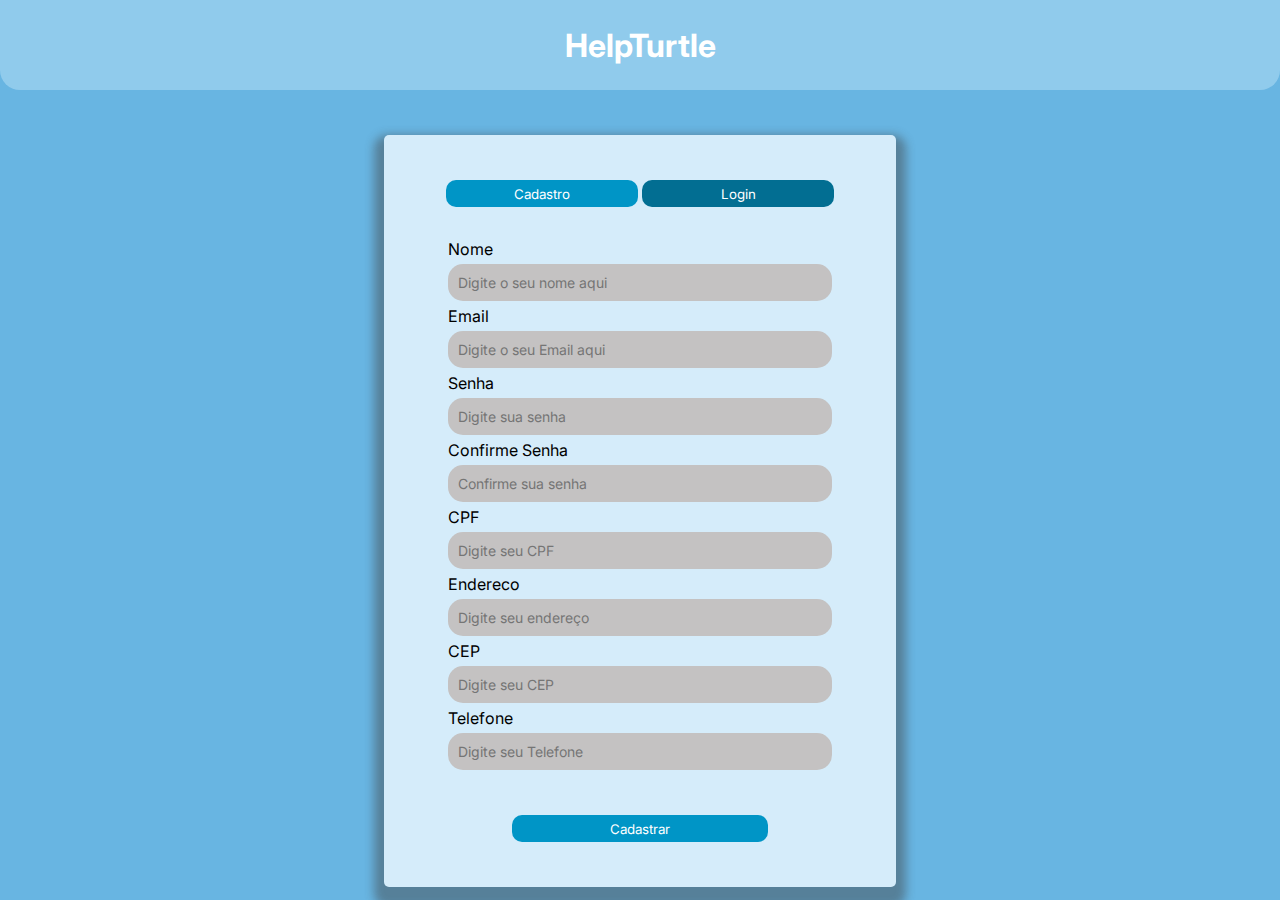
<file: pages/cadastro.html>
<!DOCTYPE html>
<html lang="pt-br">
<head>
    <meta charset="UTF-8">
    <meta name="viewport" content="width=device-width, initial-scale=1.0">
    <title>Cadastro</title>
<link rel="stylesheet" href="../styles/globals.css">
<link rel="stylesheet" href="../styles/pages/cadastro.css">
<script src="../scripts/cadastro.js" defer></script>
<script src="../scripts/header.js" defer></script>
</head>
<body>
    <header class="cabecalho">
        <h1>HelpTurtle</h1>
    </header>
    <div class="container">
        <div class="around" id="divCadastro">
        <div class="btnLoginCadastro">
            <button class="btn btn-cadastroT active" id="button-cadastroTop">Cadastro</button>
            <button class="btn btn-login" id="button-loginTop">Login</button>
        </div>
            <div class="form form-cadastro"> 
                <form 
                action="./cadastro.html"
                method="get"
                onsubmit="return cadastrar(idNome,idEmail,idSenha,idSenhaAux,idCPF,idEndereco,idCEP,idTelefone  )">
                <fieldset class="fieldset">
                    <span id="valida" class="valida"></span>
                    <div class="form-group">
                            <label class="" for="idNome">Nome</label>
                            <input
                            class="input"
                            type="text"
                            name="txtNome"
                            id="idNome"
                            placeholder="Digite o seu nome aqui"
                            required>
                            <label class="" for="idEmail">Email</label>
                            <input
                            class="input"
                            type="email"
                            name="txtEmail"
                            id="idEmail"
                            placeholder="Digite o seu Email aqui"
                            oninvalid="this.setCustomValidity('Email inválido.')"
                            >
                            <label class="" for="idSenha">Senha</label>
                            <input
                            class="input"
                            type="password"
                            name="txtSenha"
                            id="idSenha"
                            placeholder="Digite sua senha"
                            required>
                            <label class="" for="idSenhaAux">Confirme Senha</label>
                            <input
                            class="input"
                            type="password"
                            name="txtCPF"
                            id="idSenhaAux"
                            placeholder="Confirme sua senha"
                            required>
                            <label class="" for="idCPF">CPF</label>
                            <input
                            class="input"
                            type="text"
                            pattern="\d{3}\.\d{3}\.\d{3}-\d{2}"
                            name="txtCPF"
                            id="idCPF"
                            placeholder="Digite seu CPF"
                            oninvalid="this.setCustomValidity('Padrao a ser seguido. (xxx.xxx.xxx-xx)')"
                            required>
                            <label class="" for="idEndereco">Endereco</label>
                            <input
                            class="input"
                            type="text"
                            name="txtEndereco"
                            id="idEndereco"
                            placeholder="Digite seu endereço"
                            required>
                            <label class="" for="idCEP">CEP</label>
                            <input
                            class="input"
                            type="text"
                            pattern="\d{5}-\d{3}"
                            name="txtCEP"
                            id="idCEP"
                            placeholder="Digite seu CEP"
                            oninvalid="this.setCustomValidity('Padrao a ser seguido. (xxxxx-xxx)')"
                            required>
                            <label class="" for="idTelefone">Telefone</label>
                            <input
                            class="input"
                            type="text"
                            pattern="\(\d{2}\)\d{5}-\d{4}"
                            name="txtTelefone"
                            id="idTelefone"
                            oninvalid="this.setCustomValidity('Padrao a ser seguido.((xx)xxxxx-xxxx)')"
                            placeholder="Digite seu Telefone"
                            required>
                        <div class="btnSubmit">
                            <button class=" btn btnEnviar" type="submit">Cadastrar</button>
                        </div>
                    </div>
                </fieldset>
                </form>
            </div>
        </div>
            <div class="around none" id="divLogin">
                <div class="btnLogin">
                    <button class="btn btn-cadastro" id="button-cadastroDown">Cadastro</button>
                    <button class="btn btn-login active" id="button-login">Login</button>
                </div> 
            <div class="form-login"> 
                <form 
                action="./cadastro.html"
                method="get"
                onsubmit="return validar(idEmailLogin, idSenhaLogin)">
                <fieldset class="fieldset">
                    <span id="validaLogin" class="validaLogin"></span>
                    <div class="form-group">
                            <label class="label-Email" for="idEmailLogin">Email</label>
                            <input
                            class="input"
                            type="email"
                            name="txtEmail"
                            id="idEmailLogin"
                            placeholder="Digite o seu Email aqui"
                            oninvalid="this.setCustomValidity('Email inválido.')"
                            required>
                            <label class="label-senha" for="idSenhaLogin">Senha</label>
                            <input
                            class="input"
                            type="password"
                            name="txtSenha"
                            id="idSenhaLogin"
                            placeholder="Digite sua senha"
                            required>
                        <div class="btnSubmit">
                            <button class="btn btnEnviar" type="submit">Login</button>
                        </div>
                    </div>
                </fieldset>
            </form> 
        </div>
    </div>
</div>
</body>
</html>
</file>
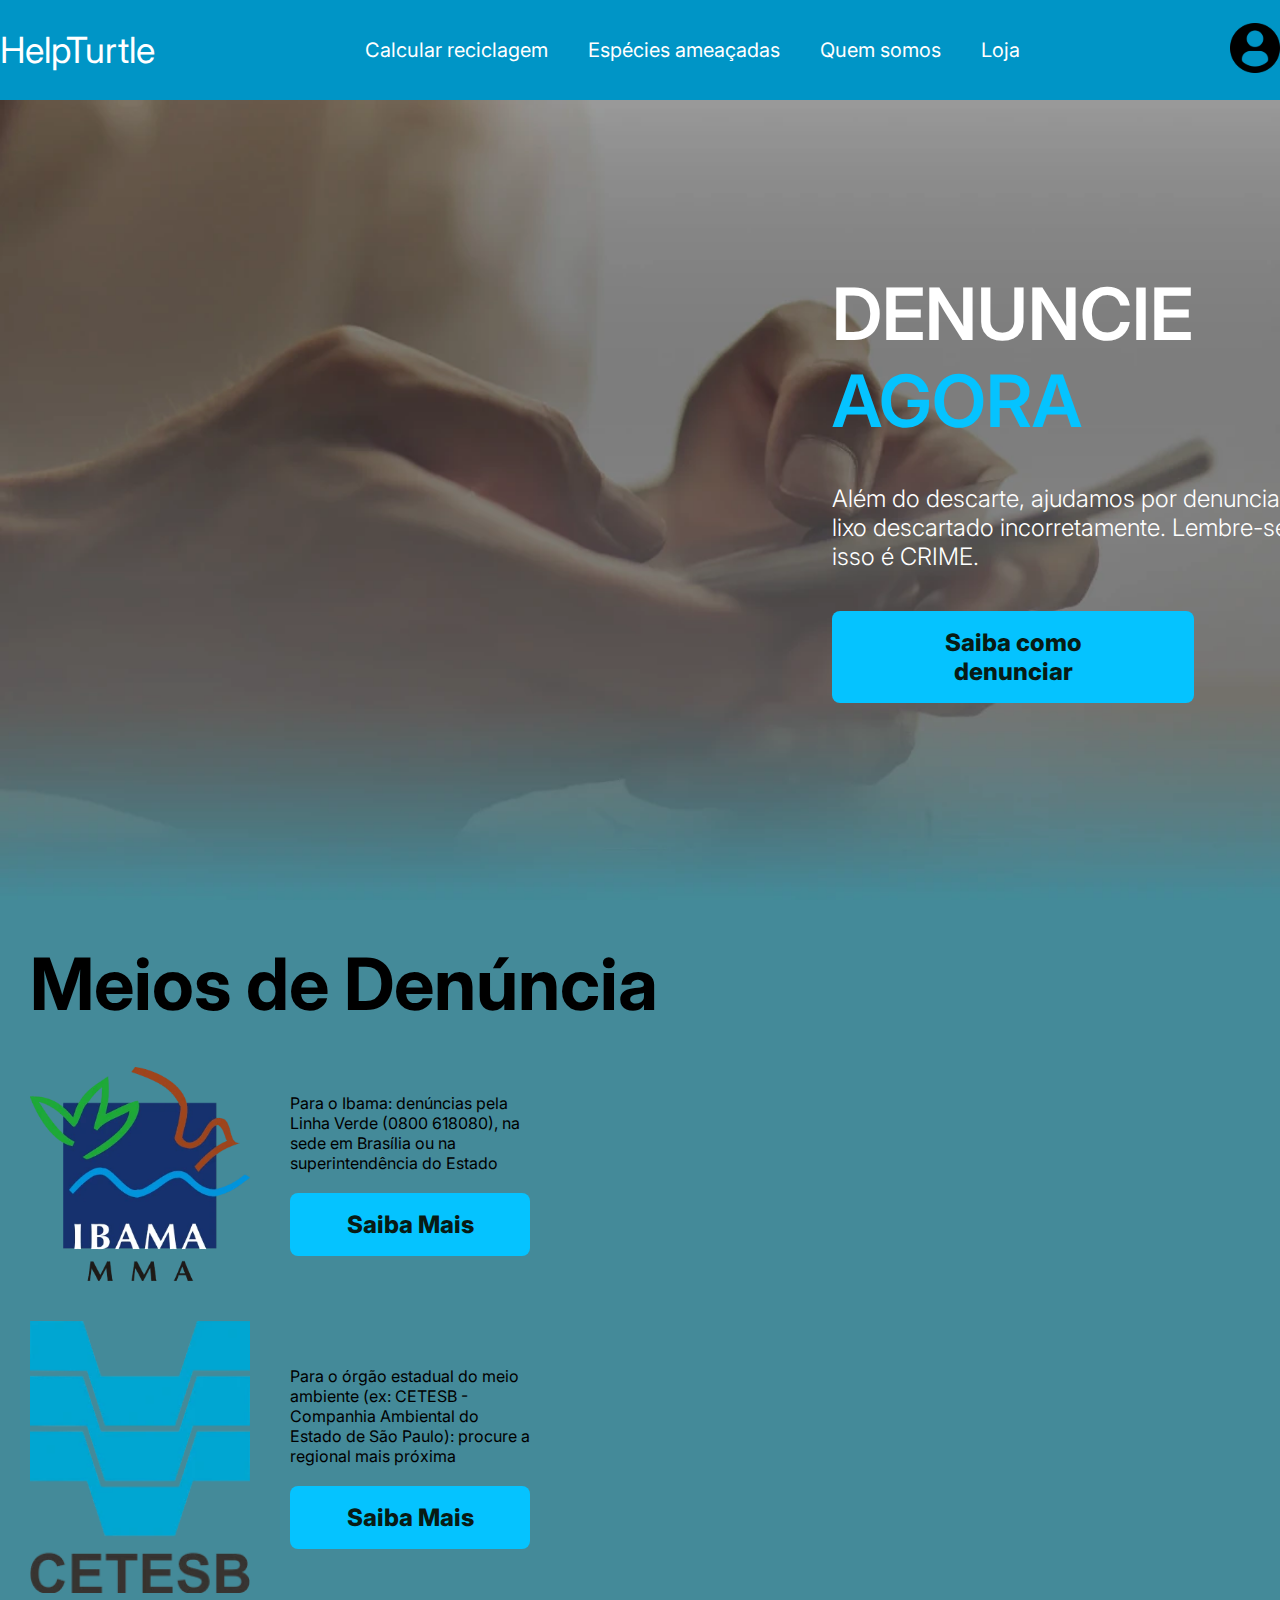
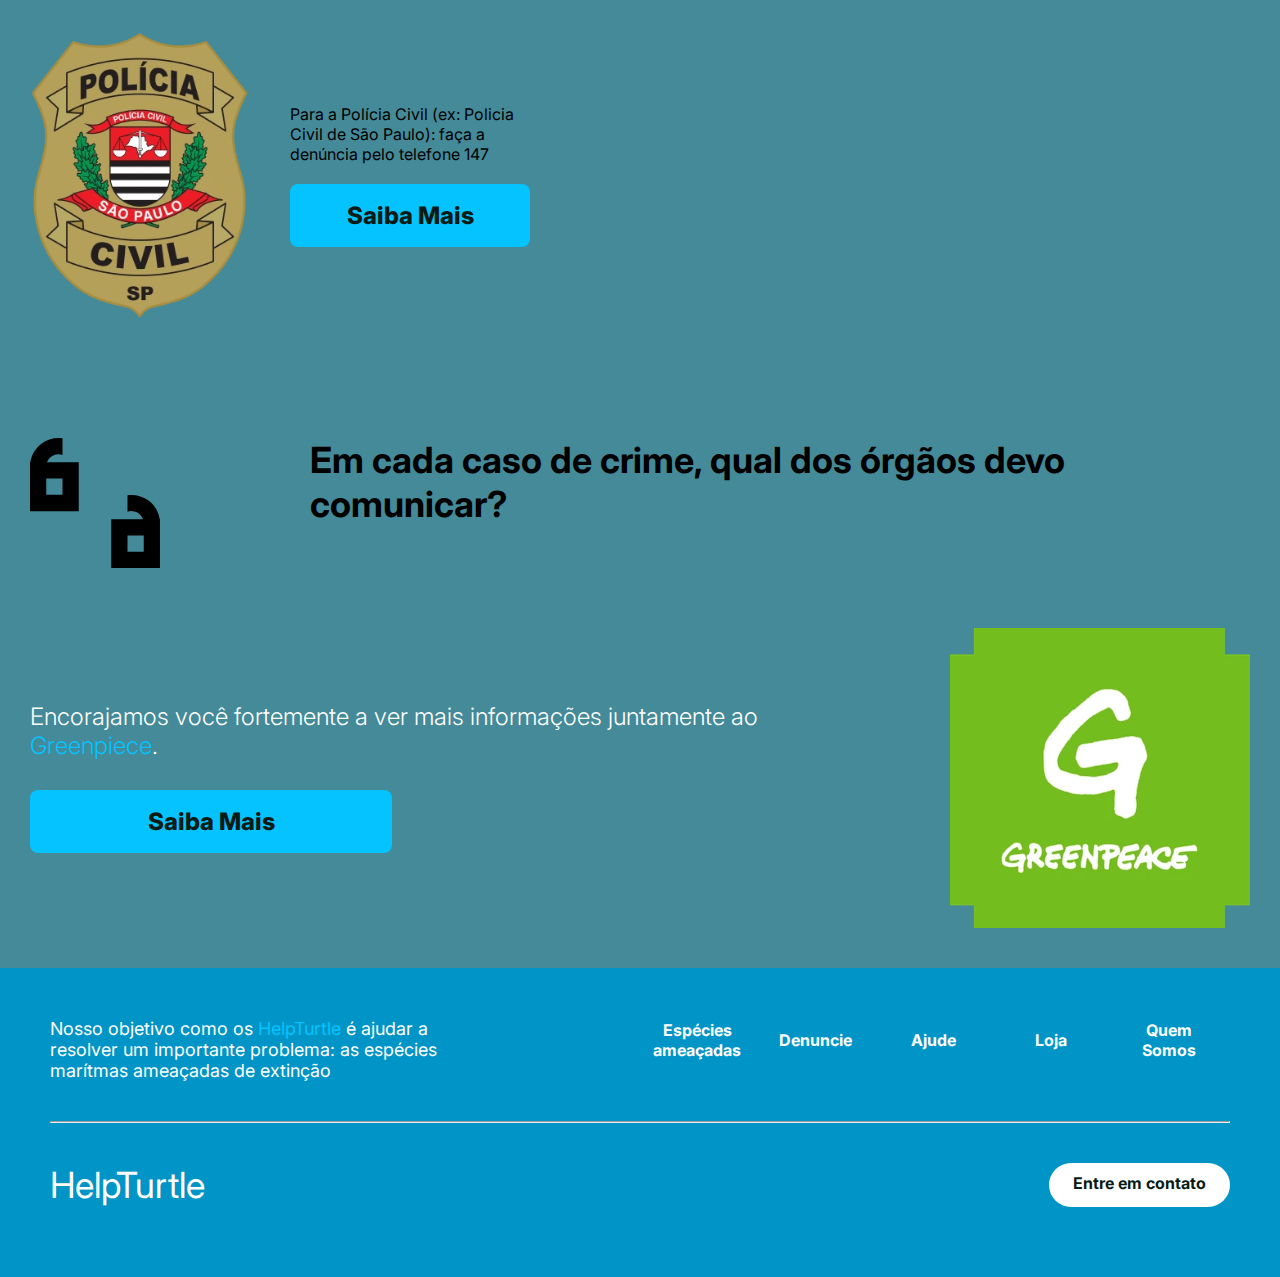
<file: pages/denuncie.html>
<!DOCTYPE html>
<html lang="pt-br">

<head>
  <meta charset="UTF-8">
  <meta name="viewport" content="width=device-width, initial-scale=1.0">
  <link rel="icon" type="image/x-icon" href="../assets/save-turtle.ico">

  <title>Denuncie</title>

  <!-- Componentes -->
  <link rel="stylesheet" href="../styles/button.css">
  <link rel="stylesheet" href="../styles/chatbot.css">
  <link rel="stylesheet" href="../styles/header.css">
  <link rel="stylesheet" href="../styles/footer.css">
  <link rel="stylesheet" href="../styles/hero.css">
  <link rel="stylesheet" href="../styles/contato.css">
  <link rel="stylesheet" href="../styles/globals.css">

  <!-- scripts-->
  <script src="../scripts/contato.js" defer></script>
  <script src="../scripts/header.js" defer></script>
  <!-- Página -->
  <link rel="stylesheet" href="../styles/pages/denuncie.css">
</head>

<body>
  <header>
    <nav>
      <a href="../index.html">
        <h2>HelpTurtle</h2>
      </a>
      <ul>
        <li>
          <a href="./previsao.html">Calcular reciclagem</a>
        </li>
        <li>
          <a href="./especies-ameacadas.html">Espécies ameaçadas</a>
        </li>
        <li>
          <a href="./quem-somos.html">Quem somos</a>
        </li>
        <li>
          <a href="./loja.html">Loja</a>
        </li>
      </ul>
      <a href="./perfil.html"><img id="profile" src="../assets/images/profile.svg" alt="Imagem de perfil da pessoa"></a>
    </nav>
    <button class="btn-mobile">
      <img src="../assets/icons/menu.svg" alt="Menu Mobile">
    </button>

    <nav class="nav-mobile">
      <ul class="ul-mobile">
        <li><a href="./previsao.html">Calcular reciclagem</a></li>
        <li><a href="./especies-ameacadas.html">Espécies ameaçadas</a></li>
        <li><a href="./quem-somos.html">Quem somos</a></li>
        <li><a href="./loja.html">Loja</a></li>
        <li><a href="./perfil.html">Perfil</a></li>
      </ul>
    </nav>

  </header>
  <button class="chat">
    <img src="../assets/icons/message.svg" alt="Ícone de mensagem">
  </button>
  <section class="hero" id="denuncie">
    <div class="wrapper">
      <div class="wrapper-content">
        <h1>
          DENUNCIE
          <br>
          <span class="highlight">AGORA</span>
        </h1>
        <h3>
          Além do descarte, ajudamos por denunciar lixo descartado
          incorretamente. Lembre-se: isso é CRIME.
        </h3>
        <a href="#primeiro-meio" class="no-decor button">Saiba como denunciar</a>
      </div>
    </div>
  </section>

  <main id="primeiro-meio">
    <h2>Meios de Denúncia</h2>
    <div class="meio-de-comunicacao">
      <img src="../assets/images/ibama.webp" alt="Ibama">
      <aside>
        <p>
          Para o Ibama: denúncias pela Linha Verde (0800 618080), na sede em
          Brasília ou na superintendência do Estado
        </p>
        <a href="#greenpiece" class="no-decor button">Saiba Mais</a>
      </aside>
    </div>
    <div class="meio-de-comunicacao">
      <img src="../assets/images/cetesb.webp" alt="Cetesbe">
      <aside>
        <p>
          Para o órgão estadual do meio ambiente (ex: CETESB - Companhia
          Ambiental do Estado de São Paulo): procure a regional mais próxima
        </p>
        <a href="#greenpiece" class="no-decor button">Saiba Mais</a>
      </aside>
    </div>
    <div class="meio-de-comunicacao">
      <img src="../assets/images/policia.webp" alt="Polícia militar">
      <aside>
        <p>
          Para a Polícia Civil (ex: Policia Civil de São Paulo): faça a
          denúncia pelo telefone 147
        </p>
        <a href="#greenpiece" class="no-decor button">Saiba Mais</a>
      </aside>
    </div>
    <section id="greenpiece">
      <div class="duvida">
        <img src="../assets/images/quote.svg" alt="Duvida">
        <h2>Em cada caso de crime, qual dos órgãos devo comunicar?</h2>
      </div>
      <div class="wrapper">
        <aside>
          <h3>
            Encorajamos você fortemente a ver mais informações juntamente ao
            <span class="highlight">Greenpiece</span>.
          </h3>
          <a href="https://www.greenpeace.org/brasil/faca-uma-denuncia-ambiental/#:~:text=1.,procure%20a%20regional%20mais%20pr%C3%B3xima."
            target="_blank" class="no-decor button">Saiba Mais</a>
        </aside>
        <img src="../assets/images/greenpiece.webp" alt="Greenpiece">
      </div>
    </section>
  </main>

  <footer>
    <div class="wrapper">
      <nav>
        <p>
          Nosso objetivo como os <span class="highlight">HelpTurtle</span> é
          ajudar a resolver um importante problema: as espécies marítmas
          ameaçadas de extinção
        </p>
        <table class="footer-pages">
          <thead>

            <tr>
              <th><a href="./especies-ameacadas.html" class="no-decor">Espécies ameaçadas</a></th>
              <th><a href="./denuncie.html" class="no-decor">Denuncie</a></th>
              <th><a href="./previsao.html" class="no-decor">Ajude</a></th>
              <th><a href="./loja.html" class="no-decor">Loja</a></th>
              <th><a href="./quem-somos.html" class="no-decor">Quem Somos</a></th>
            </tr>
          </thead>

        </table>
      </nav>
      <br><br>
      <hr>
      <br>
      <div class="final-footer">
        <h3>HelpTurtle</h3>
        <button class="contact-btn">Entre em contato</button>
      </div>
    </div>
  </footer>
  <dialog id="favDialog">
    <h3>FORMULÁRIO DE CONTATO</h3>
    <form method="dialog">
      <p>
        <label for="nomeUser">Nome</label><br>
        <input name="nomeUser" id="nomeUser" type="text" autocomplete="name">
        <br><br>
        <label for="emailUser">E-mail</label><br>
        <input name="emailUser" id="emailUser" type="email" autocomplete="email">
        <br><br>
        <label>Mensagem</label><br>
        <textarea name="Mensagem" id="messageUser" rows="7" cols="50" autocomplete="name"></textarea>

      </p>
      <div>
        <button id="cancel" type="reset">Cancelar</button>
        <button type="submit" id="send-message">Enviar</button>
      </div>
    </form>
  </dialog>
</body>

</html>
</file>
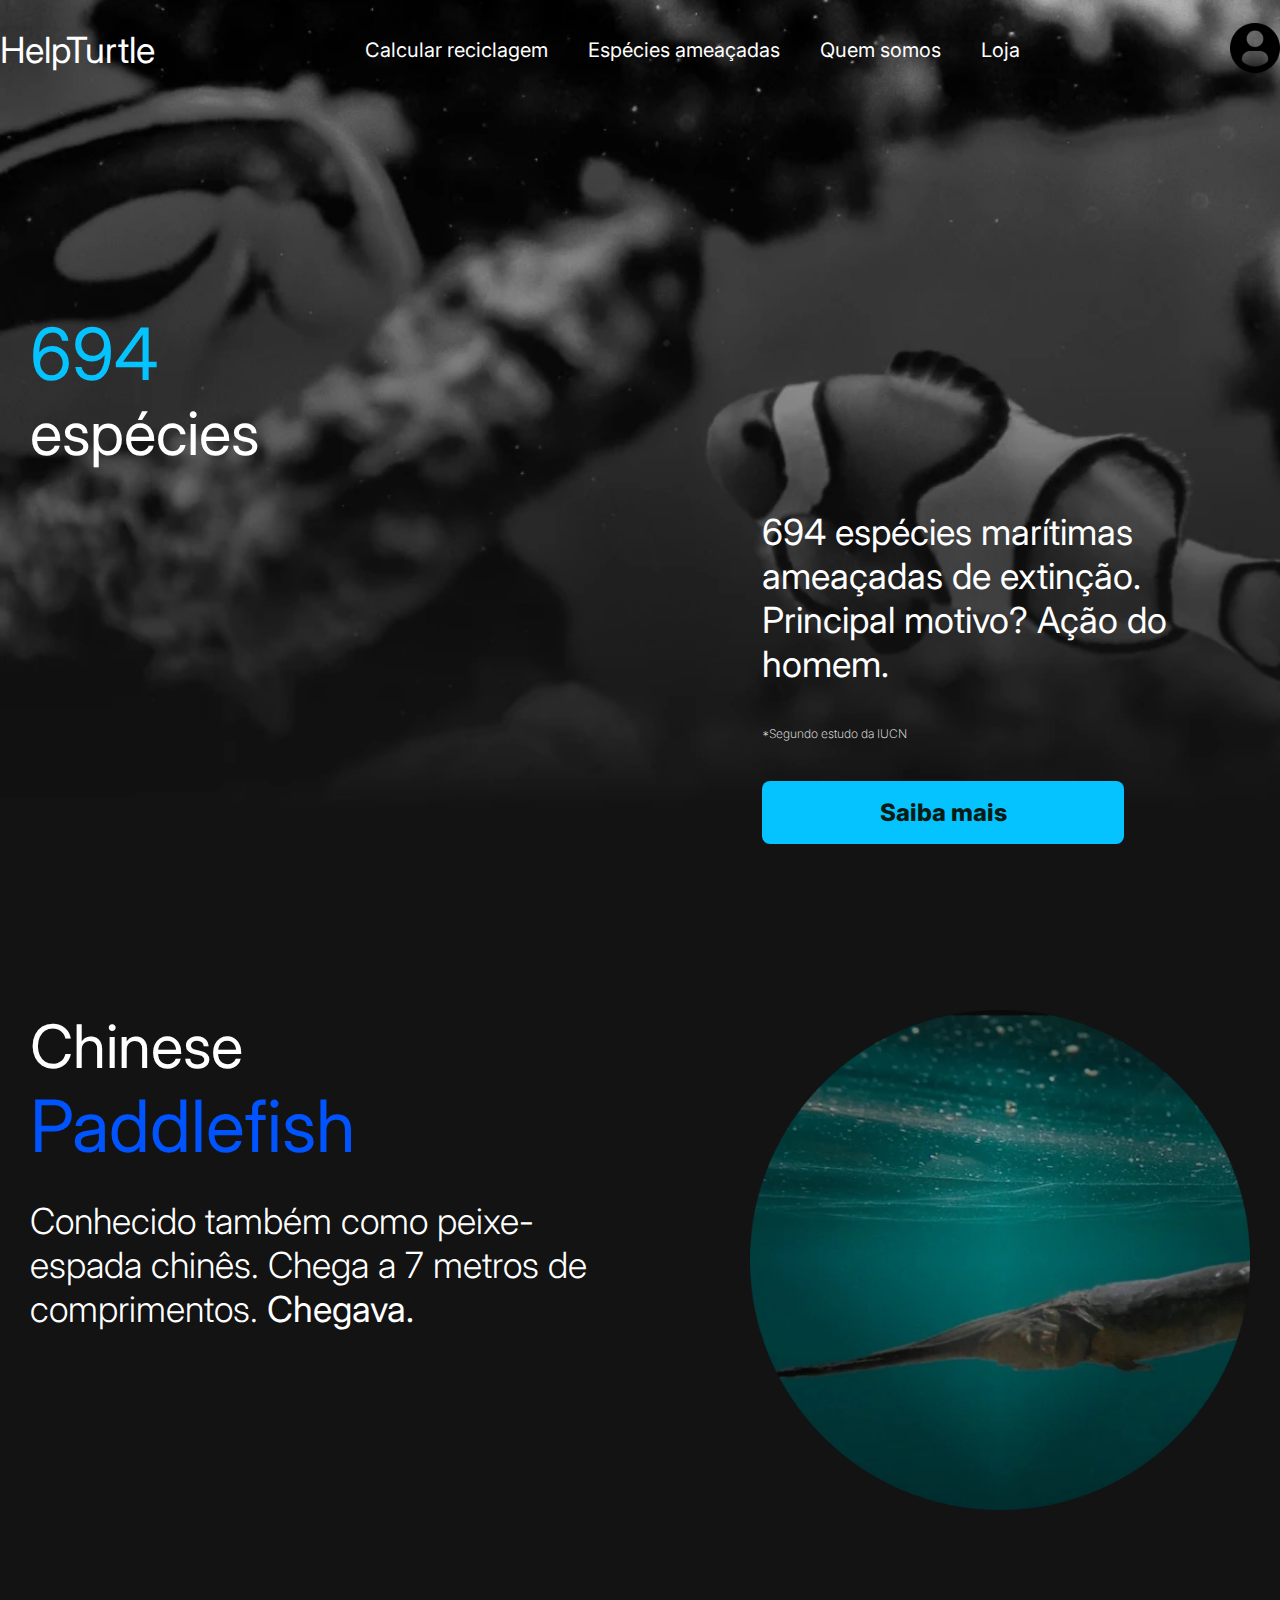
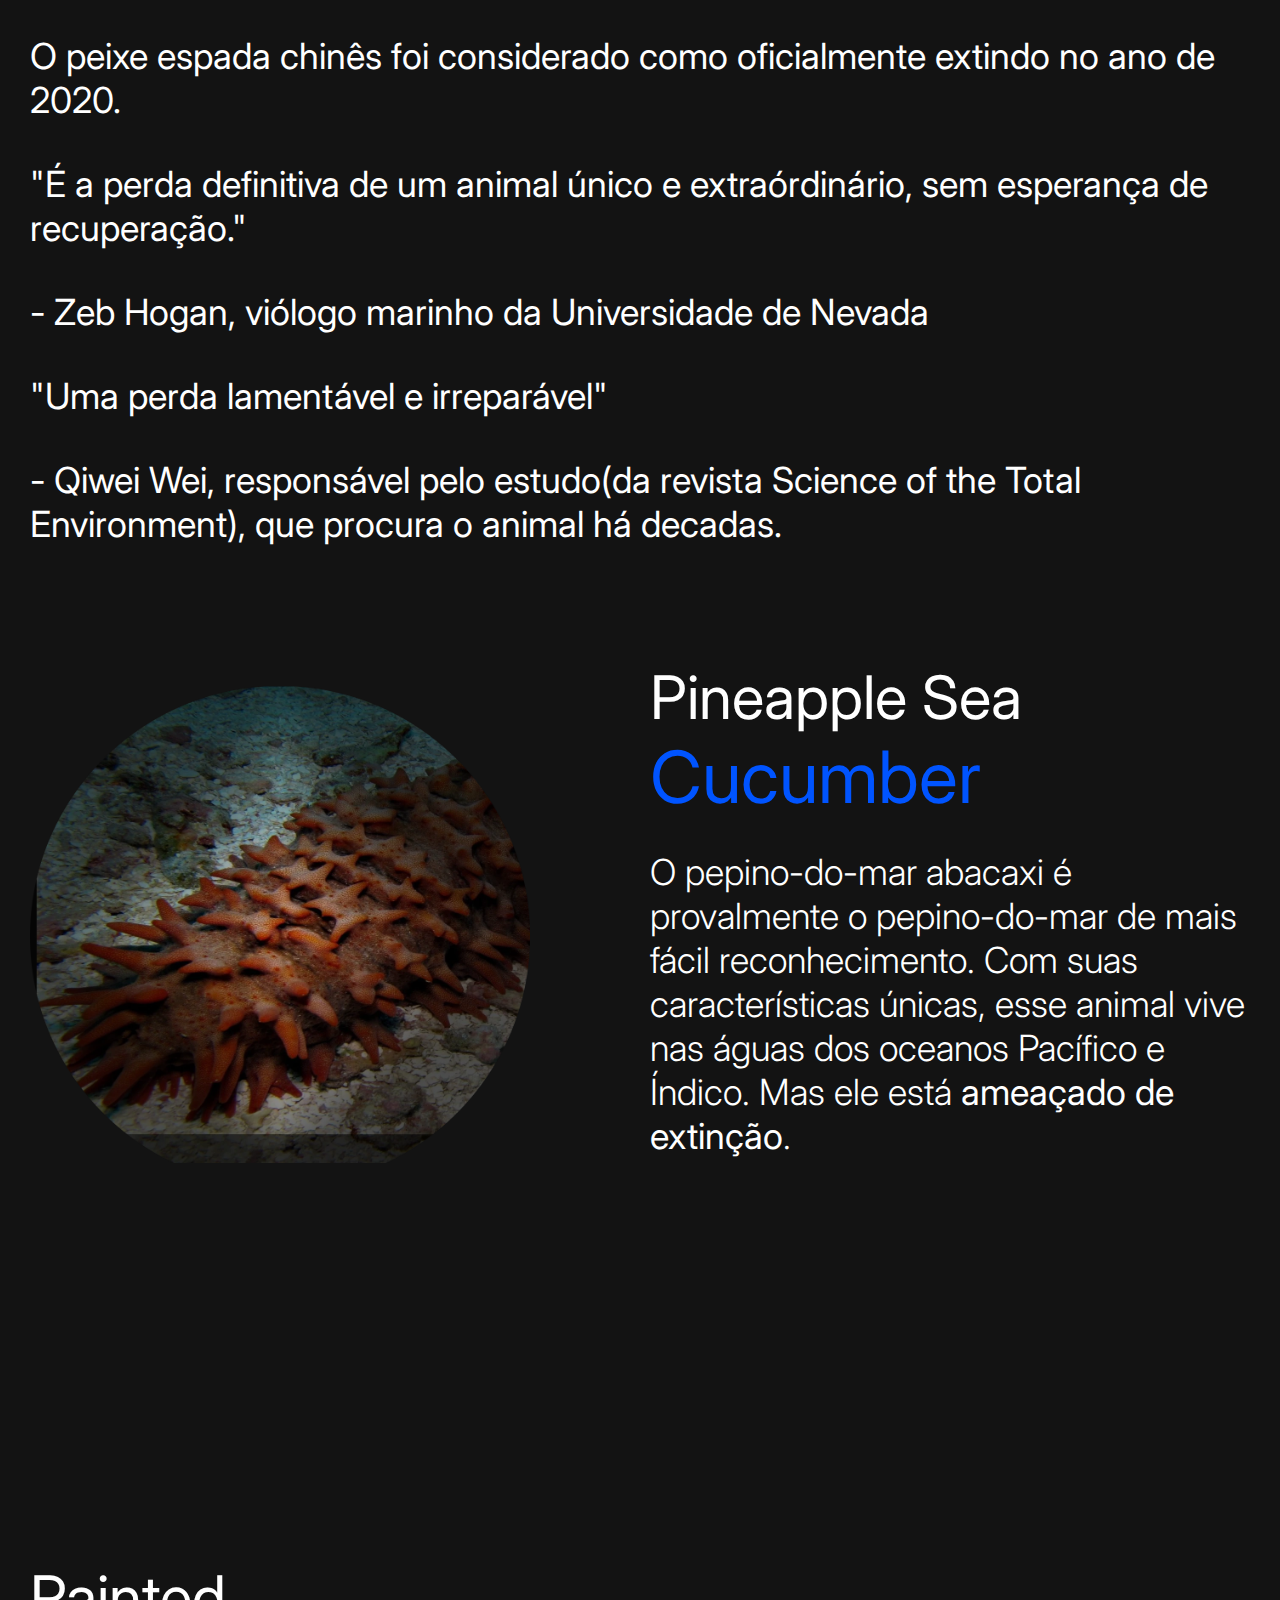
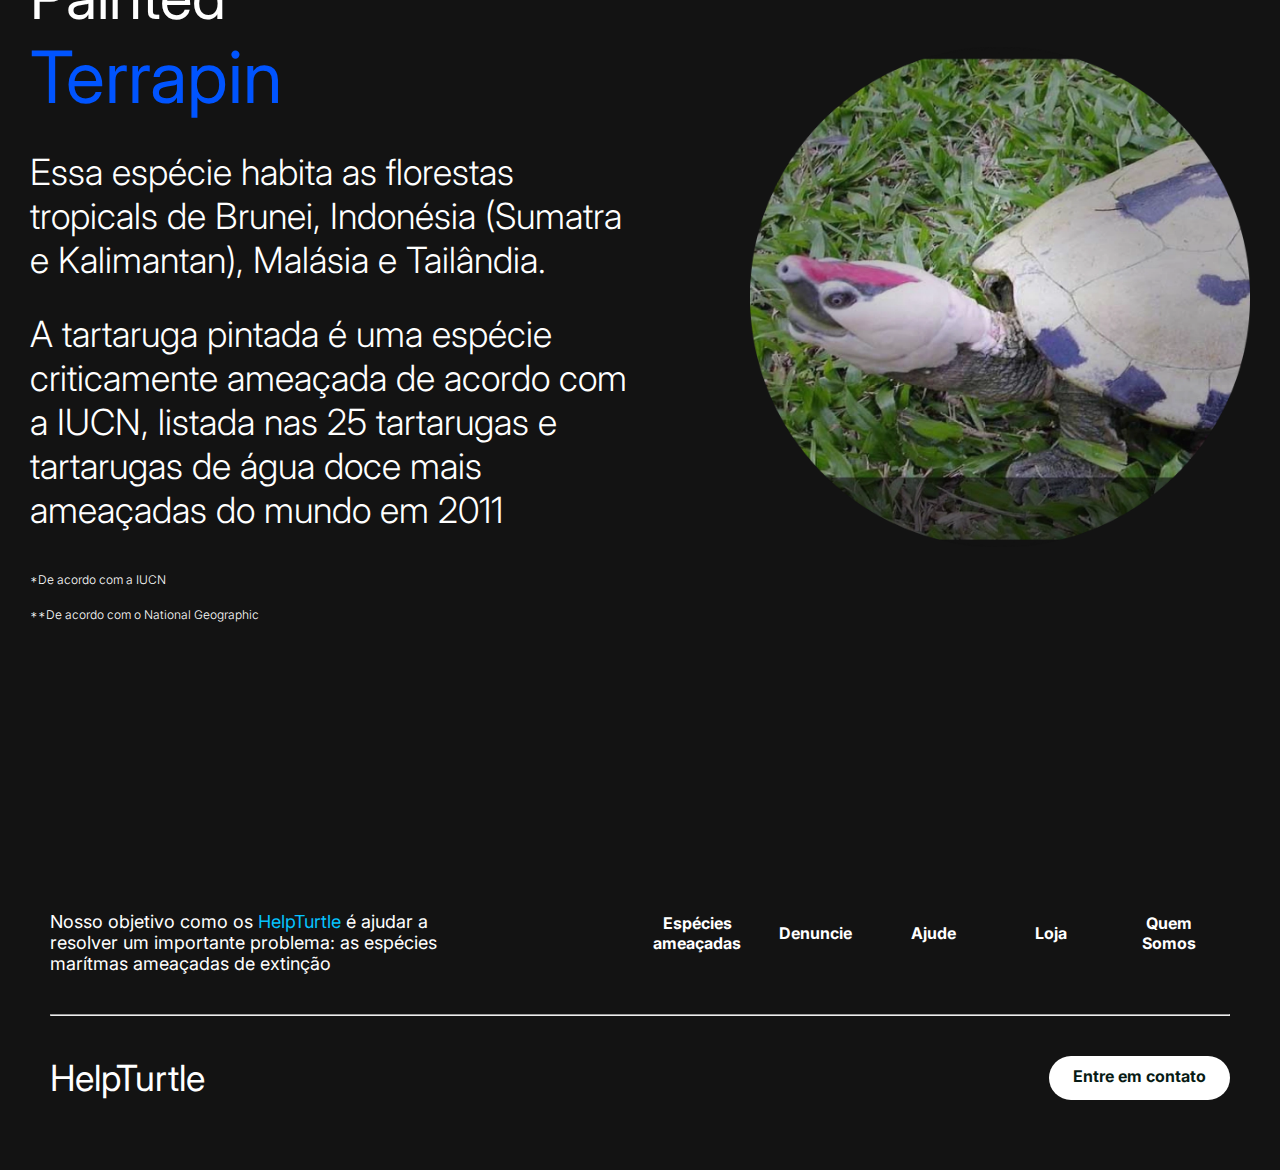
<file: pages/especies-ameacadas.html>
<!DOCTYPE html>
<html lang="pt-br">

<head>
    <meta charset="UTF-8">
    <meta name="viewport" content="width=device-width, initial-scale=1.0">
    <link rel="icon" type="image/x-icon" href="../assets/save-turtle.ico">

    <title>Espécies Ameaçadas</title>

    <!-- componentes -->
    <link rel="stylesheet" href="../styles/header.css">
    <link rel="stylesheet" href="../styles/hero.css">
    <link rel="stylesheet" href="../styles/chatbot.css">
    <link rel="stylesheet" href="../styles/button.css">
    <link rel="stylesheet" href="../styles/footer.css">
    <link rel="stylesheet" href="../styles/contato.css">
    <link rel="stylesheet" href="../styles/globals.css">

    <!-- scripts -->
    <script src="../scripts/contato.js" defer></script>
    <script src="../scripts/header.js" defer></script>
    <!-- pagina -->
    <link rel="stylesheet" href="../styles/pages/especies-ameacadas.css">
    <link rel="stylesheet" href="../styles/pages/index.css">
</head>

<body>

    <header class="h-transparent" id="especie">
        <nav>
            <a href="../index.html">
                <h2>HelpTurtle</h2>
            </a>
            <ul>
                <li>
                    <a href="./previsao.html">Calcular reciclagem</a>
                </li>
                <li>
                    <a href="./especies-ameacadas.html">Espécies ameaçadas</a>
                </li>
                <li>
                    <a href="./quem-somos.html">Quem somos</a>
                </li>
                <li>
                    <a href="./loja.html">Loja</a>
                </li>
            </ul>
            <a href="./perfil.html"><img id="profile" src="../assets/images/profile.svg"
                    alt="Imagem de perfil da pessoa"></a>
        </nav>
        <button class="btn-mobile">
            <img src="../assets/icons/menu.svg" alt="Menu Mobile">
        </button>

        <nav class="nav-mobile">
            <ul class="ul-mobile">
                <li><a href="./previsao.html">Calcular reciclagem</a></li>
                <li><a href="./especies-ameacadas.html">Espécies ameaçadas</a></li>
                <li><a href="./quem-somos.html">Quem somos</a></li>
                <li><a href="./loja.html">Loja</a></li>
                <li><a href="./perfil.html">Perfil</a></li>
            </ul>
        </nav>
    </header>
    <button class="chat">
        <img src="../assets/icons/message.svg" alt="">
    </button>
    <section class="hero-transparent" id="especies-ameacadas-2">
        <div class="wrapper">
            <aside>
                <h2 class="subtitle"><span class="highlight">694</span><br>espécies</h2>
            </aside>
            <div class="main">
                <h2>694 espécies marítimas ameaçadas de extinção. Principal motivo? Ação do homem.</h2>
                <h4>*Segundo estudo da IUCN</h4>
                <a href="#first-section-ea" class="no-decor button">Saiba mais</a>
            </div>
        </div>
    </section>
    <section class="section-especies-ameacadas" id="first-section-ea">
        <div class="main">
            <aside>
                <h2>Chinese <br><span class="highlight">Paddlefish</span></h2>
                <h3>Conhecido também como peixe-espada chinês. Chega a 7 metros de comprimentos.
                    <strong>Chegava.</strong></h3>
            </aside>
            <aside><img src="../assets/images/chinese-paddlefish.webp" alt="Peixe-espada chinês"></aside>
        </div>
        <section class="add-info">
            <p>O peixe espada chinês foi considerado como oficialmente extindo no ano de 2020. </p>
            <div class="container">
                <p>"É a perda definitiva de um animal único e extraórdinário, sem esperança de recuperação."</p>
                <p>- Zeb Hogan, viólogo marinho da Universidade de Nevada</p>
            </div>
            <div class="container">
                <p>"Uma perda lamentável e irreparável"</p>
                <p>- Qiwei Wei, responsável pelo estudo(da revista Science of the Total Environment), que procura o
                    animal há decadas.</p>
            </div>
        </section>
    </section>
    <section class="section-especies-ameacadas">
        <div class="main">
            <img src="../assets/images/pineapple-sea-cucumber.webp"
                alt="Pineapple sea cucumber, ou pepino-do-mar abacaxi">
            <aside>
                <h2>Pineapple Sea <br><span class="highlight">Cucumber</span></h2>
                <h3>O pepino-do-mar abacaxi é provalmente o pepino-do-mar de mais fácil reconhecimento. Com suas
                    características únicas, esse animal vive nas águas dos oceanos Pacífico e Índico. Mas ele está
                    <strong>ameaçado de extinção</strong>.</h3>
            </aside>
        </div>
    </section>
    <section class="section-especies-ameacadas">
        <div class="main">
            <aside>
                <h2>Painted<br><span class="highlight">Terrapin</span></h2>
                <h3>Essa espécie habita as florestas tropicals de Brunei, Indonésia (Sumatra e Kalimantan), Malásia e
                    Tailândia.</h3>
                <h3>A tartaruga pintada é uma espécie criticamente ameaçada de acordo com a IUCN, listada nas 25
                    tartarugas e tartarugas de água doce mais ameaçadas do mundo em 2011</h3>
                <h5>*De acordo com a IUCN</h5>
                <h5>**De acordo com o National Geographic</h5>
            </aside>

            <img src="../assets/images/painted-turtle.webp" alt="Painted Turtle">
        </div>
    </section>
    <footer>
        <div class="wrapper">
            <nav>
                <p>Nosso objetivo como os <span class="highlight">HelpTurtle</span> é ajudar a resolver um importante
                    problema: as espécies marítmas
                    ameaçadas de extinção</p>
                <table class="footer-pages">
                    <thead>
                        <tr>
                            <th><a href="./especies-ameacadas.html" class="no-decor">Espécies ameaçadas</a></th>
                            <th><a href="./denuncie.html" class="no-decor">Denuncie</a></th>
                            <th><a href="./previsao.html" class="no-decor">Ajude</a></th>
                            <th><a href="./loja.html" class="no-decor">Loja</a></th>
                            <th><a href="./quem-somos.html" class="no-decor">Quem Somos</a></th>
                        </tr>
                    </thead>

                </table>
            </nav>
            <br><br>
            <hr>
            <br>
            <div class="final-footer">
                <h3>HelpTurtle</h3>
                <button class="contact-btn">Entre em contato</button>
            </div>
        </div>
    </footer>
    <dialog id="favDialog">
        <h3>FORMULÁRIO DE CONTATO</h3>
        <form method="dialog">
            <p>
                <label for="nomeUser">Nome</label><br>
                <input name="nomeUser" id="nomeUser" type="text" autocomplete="name">
                <br><br>
                <label for="emailUser">E-mail</label><br>
                <input name="emailUser" id="emailUser" type="email" autocomplete="email">
                <br><br>
                <label>Mensagem</label><br>
                <textarea name="Mensagem" id="messageUser" rows="7" cols="50" autocomplete="name"></textarea>

            </p>
            <div>
                <button id="cancel" type="reset">Cancelar</button>
                <button type="submit" id="send-message">Enviar</button>
            </div>
        </form>
    </dialog>

</body>

</html>
</file>
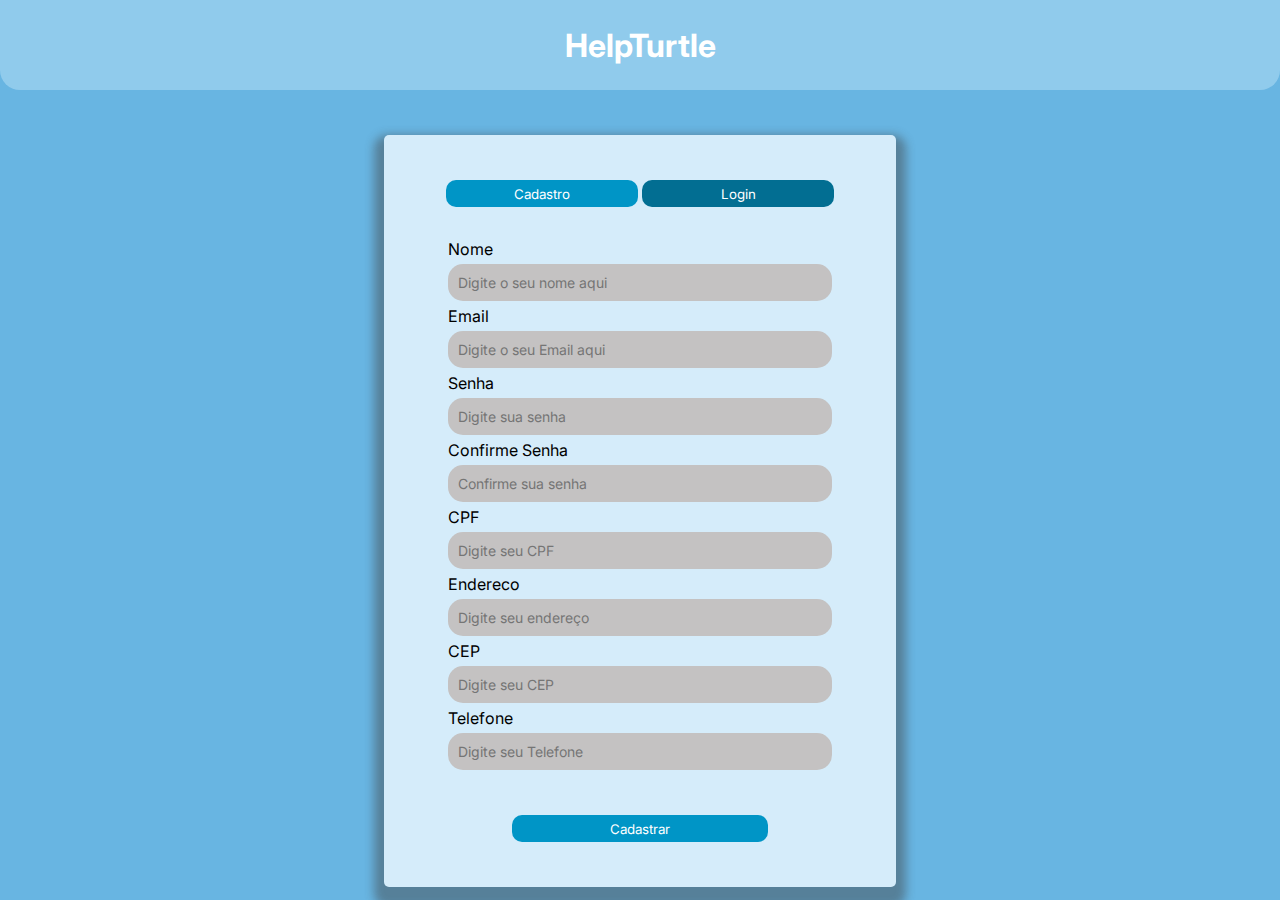
<file: pages/loja.html>
<!DOCTYPE html>
<html lang="pt-br">
<head>
    <meta charset="UTF-8">
    <meta name="viewport" content="width=device-width, initial-scale=1.0">
    <link rel="icon" type="image/x-icon" href="../assets/save-turtle.ico">
    <title>Loja</title>

    <!-- componentes -->
    <link rel="stylesheet" href="../styles/button.css">
    <link rel="stylesheet" href="../styles/chatbot.css">
    <link rel="stylesheet" href="../styles/header.css">
    <link rel="stylesheet" href="../styles/footer.css">
    <link rel="stylesheet" href="../styles/hero.css">
    <link rel="stylesheet" href="../styles/contato.css">
    <link rel="stylesheet" href="../styles/globals.css">

    <!--scripts-->
    <script src="../scripts/contato.js" defer></script>
    <!-- página -->
     <script src="../scripts/verificar.js" defer></script>
    <link rel="stylesheet" href="../styles/pages/loja.css">
    <script src="../scripts/loja.js" defer></script>
    <script src="../scripts/header.js" defer></script>
</head>
<body>
    <header>
            <nav>
                <a href="../index.html">
                    <h2>HelpTurtle</h2>
                </a>
                <ul>
                    <li>
                        <a href="./previsao.html">Calcular reciclagem</a>
                    </li>
                    <li>
                        <a href="./especies-ameacadas.html">Espécies ameaçadas</a>
                    </li>
                    <li>
                        <a href="./quem-somos.html">Quem somos</a>
                    </li>
                    <li>
                        <a href="./loja.html">Loja</a>
                    </li>
                </ul>
                <a href="./perfil.html"><img id="profile" src="../assets/images/profile.svg" alt="Imagem de perfil da pessoa"></a>
            </nav>
            <button class="btn-mobile">
                <img src="../assets/icons/menu.svg" alt="Menu Mobile">
            </button>
    
            <nav class="nav-mobile">
                <ul class="ul-mobile">
                    <li><a href="./previsao.html">Calcular reciclagem</a></li>
                    <li><a href="./especies-ameacadas.html">Espécies ameaçadas</a></li>
                    <li><a href="./quem-somos.html">Quem somos</a></li>
                    <li><a href="./loja.html">Loja</a></li>
                    <li><a href="./perfil.html">Perfil</a></li>
                </ul>
            </nav>
    </header>
    <button class="chat">
        <img src="../assets/icons/message.svg" alt="Chatbot">
    </button>
    <div id="dados-usuario-loja">
        <div class="wrapper">
            <p id="nome-user-loja">Você não está <strong>cadastrado</strong>, <a href="./cadastro.html">acesse aqui</a> para cadastrar!</p>
            <p id="pontos-user-loja">Pontos: </p>
        </div>
    </div>

    <aside id="search-category">
        <div class="search"><input type="text" id="search-input"><button id="search-btn"><img src="../assets/icons/search.svg" alt="Símbolo de busca"></button></div> 
    </aside>
    <main>
        <div class="container-itens">
            
        </div>
        
    </main>

    <footer>
        <div class="wrapper">
            <nav>
                <p>Nosso objetivo como os <span class="highlight">HelpTurtle</span> é ajudar a resolver um importante problema: as espécies marítmas
                    ameaçadas de extinção</p>
                <table class="footer-pages">
                    <thead>
                        <tr>
                            <th><a href="./especies-ameacadas.html" class="no-decor">Espécies ameaçadas</a></th>
                            <th><a href="./denuncie.html" class="no-decor">Denuncie</a></th>
                            <th><a href="./previsao.html" class="no-decor">Ajude</a></th>
                            <th><a href="./loja.html" class="no-decor">Loja</a></th>
                            <th><a href="./quem-somos.html" class="no-decor">Quem Somos</a></th>
                        </tr>
                    </thead>
                    
                </table>
            </nav>
            <br><br>
            <hr>
            <br>
            <div class="final-footer">
                <h3>HelpTurtle</h3>
                <button class="contact-btn">Entre em contato</button>
            </div>
        </div>
    </footer>
    <dialog id="favDialog">
        <h3>FORMULÁRIO DE CONTATO</h3>
        <form method="dialog">
          <p>
            <label for="nomeUser">Nome</label><br>
            <input name="nomeUser" id="nomeUser" type="text" autocomplete="name">
            <br><br>
            <label for="emailUser">E-mail</label><br>
            <input name="emailUser" id="emailUser" type="email" autocomplete="email">
            <br><br>
            <label>Mensagem</label><br>
            <textarea name="Mensagem"  id="messageUser" rows="7" cols="50" autocomplete="name"></textarea>

          </p>
          <div>
            <button id="cancel" type="reset">Cancelar</button>
            <button type="submit" id="send-message">Enviar</button>
          </div>
        </form>
      </dialog>
</body>
</html>
</file>
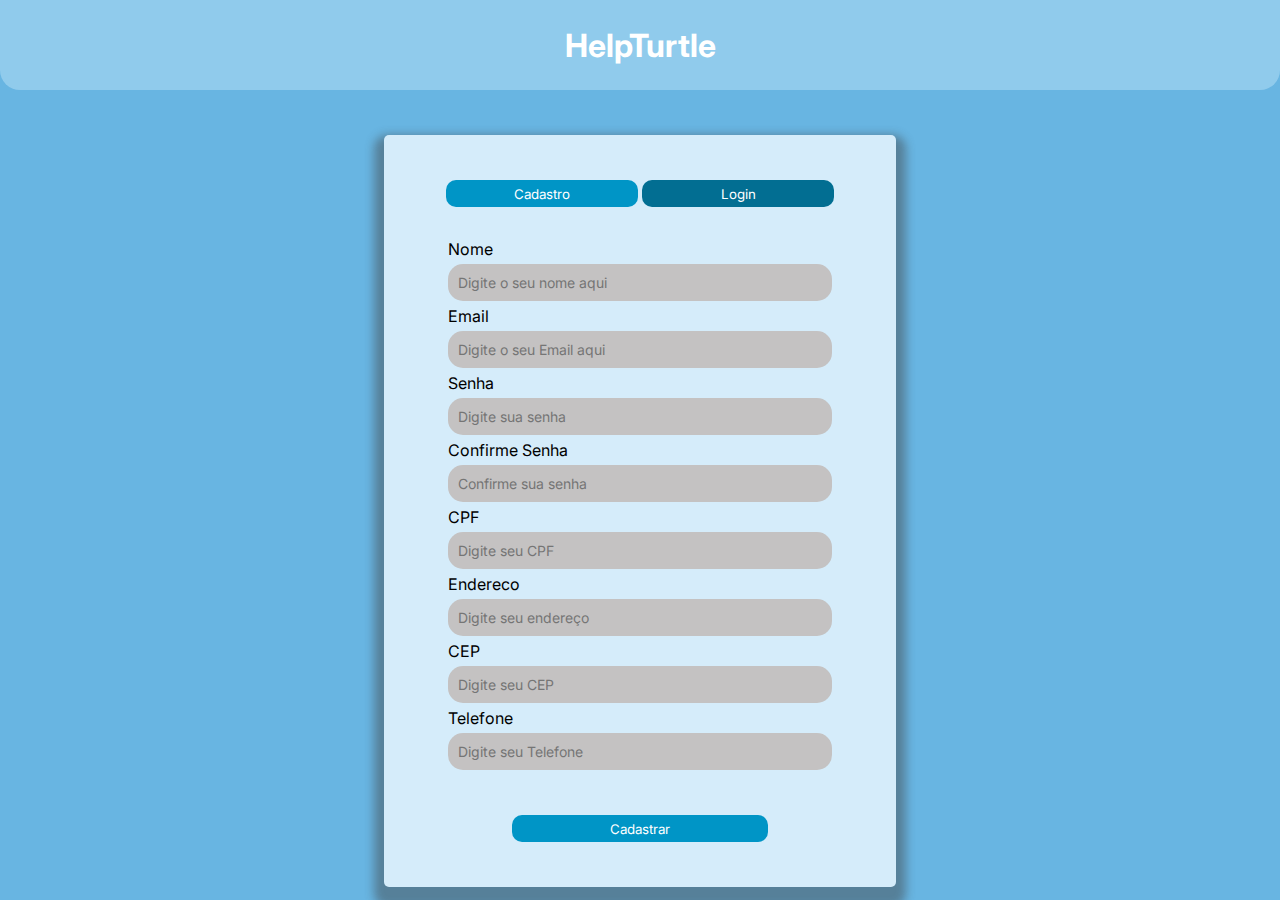
<file: pages/perfil.html>
<!DOCTYPE html>
<html lang="pt-br">
<head>
    <meta charset="UTF-8">
    <meta name="viewport" content="width=device-width, initial-scale=1.0">
    <link rel="icon" type="image/x-icon" href="../assets/save-turtle.ico">

    <link rel="stylesheet" href="../styles/header.css">
    <link rel="stylesheet" href="../styles/pages/perfil.css">
    <script src="../scripts/perfil.js" defer></script>
    <link rel="stylesheet" href="../styles/globals.css">
    <script src="../scripts/header.js" defer></script>
    <script src="../scripts/verificar.js" defer></script>
    <title>Perfil</title>
</head>
<body>
    <div class="container">
    <header>
            <nav>
                <a href="../index.html">
                    <h2>HelpTurtle</h2>
                </a>
                <ul>
                    <li>
                        <a href="./previsao.html">Calcular reciclagem</a>
                    </li>
                    <li>
                        <a href="./especies-ameacadas.html">Espécies ameaçadas</a>
                    </li>
                    <li>
                        <a href="./quem-somos.html">Quem somos</a>
                    </li>
                    <li>
                        <a href="./loja.html">Loja</a>
                    </li>
                </ul>
                <a href="./perfil.html"><img id="profile" src="../assets/images/profile.svg" alt="Imagem de perfil da pessoa"></a>
            </nav>
            <button class="btn-mobile">
                <img src="../assets/icons/menu.svg" alt="Menu Mobile">
            </button>
    
            <nav class="nav-mobile">
                <ul class="ul-mobile">
                    <li><a href="./previsao.html">Calcular reciclagem</a></li>
                    <li><a href="./especies-ameacadas.html">Espécies ameaçadas</a></li>
                    <li><a href="./quem-somos.html">Quem somos</a></li>
                    <li><a href="./loja.html">Loja</a></li>
                    <li><a href="./perfil.html">Perfil</a></li>
                </ul>
            </nav>
    </header>
    <div class="conteudo">
        <section class="section-top">
            <div class="wrapper">
            <div>   
            <div class="textos">
                <h1>Nome: <span id="nomeUsuario"></span></h1>
                <h1>Conta criada desde 2024</h1>
                <h1>Pontos:<span id="pontosUser"></span></h1>
            </div>
            </div>
            <div>
                <img class="img-profile" src="../assets/images/profile.svg" alt="Imagem de perfil da pessoa.">
            </div>
        </div>
        </section>
    <section class="section-bottom">
            <div class="wrapper-bottom">
                <div class="left">
                    <p class="configuracao">Configurações</p>
                </div>
                <div class="right">
                    <div class="form form-cadastro"> 
                        <div class="form-group">
                                <label>Email</label>
                                <p class="input"><span id="idEmail"></span></p>
                                <label>Senha</label>
                                <p class="input"><span id="idSenha"></span></p>
                                <label>CPF</label>
                                <p class="input"><span id="idCPF"></span></p>
                                <label>Endereco</label>
                                <p class="input"><span id="idEndereco"></span></p>
                                <label>CEP</label>
                                <p class="input"><span id="idCEP"></span></p>
                                <label >Telefone</label>
                                <p class="input"><span id="idTelefone"></span></p>
                            <div class="btnLogout">
                                <a class= "btn-a" href="./pontos.html">Verificar recibo</a>
                                <button class=" btn btnEnviar" id="Logout">Sair</button>       
                            </div>
                        </div>
                    </div>
                </div>
            </div>
        </section>
    </div>
</div>
<dialog id="favDialog">
    <h3>FORMULÁRIO DE CONTATO</h3>
    <form method="dialog">
      <p>
        <label for="nomeUser">Nome</label><br>
        <input name="nomeUser" id="nomeUser" type="text" autocomplete="name">
        <br><br>
        <label for="emailUser">E-mail</label><br>
        <input name="emailUser" id="emailUser" type="email" autocomplete="email">
        <br><br>
        <label>Mensagem</label><br>
        <textarea name="Mensagem"  id="messageUser" rows="7" cols="50" autocomplete="name"></textarea>

      </p>
      <div>
        <button id="cancel" type="reset">Cancelar</button>
        <button type="submit" id="send-message">Enviar</button>
      </div>
    </form>
  </dialog>
</body>
</html>
</file>
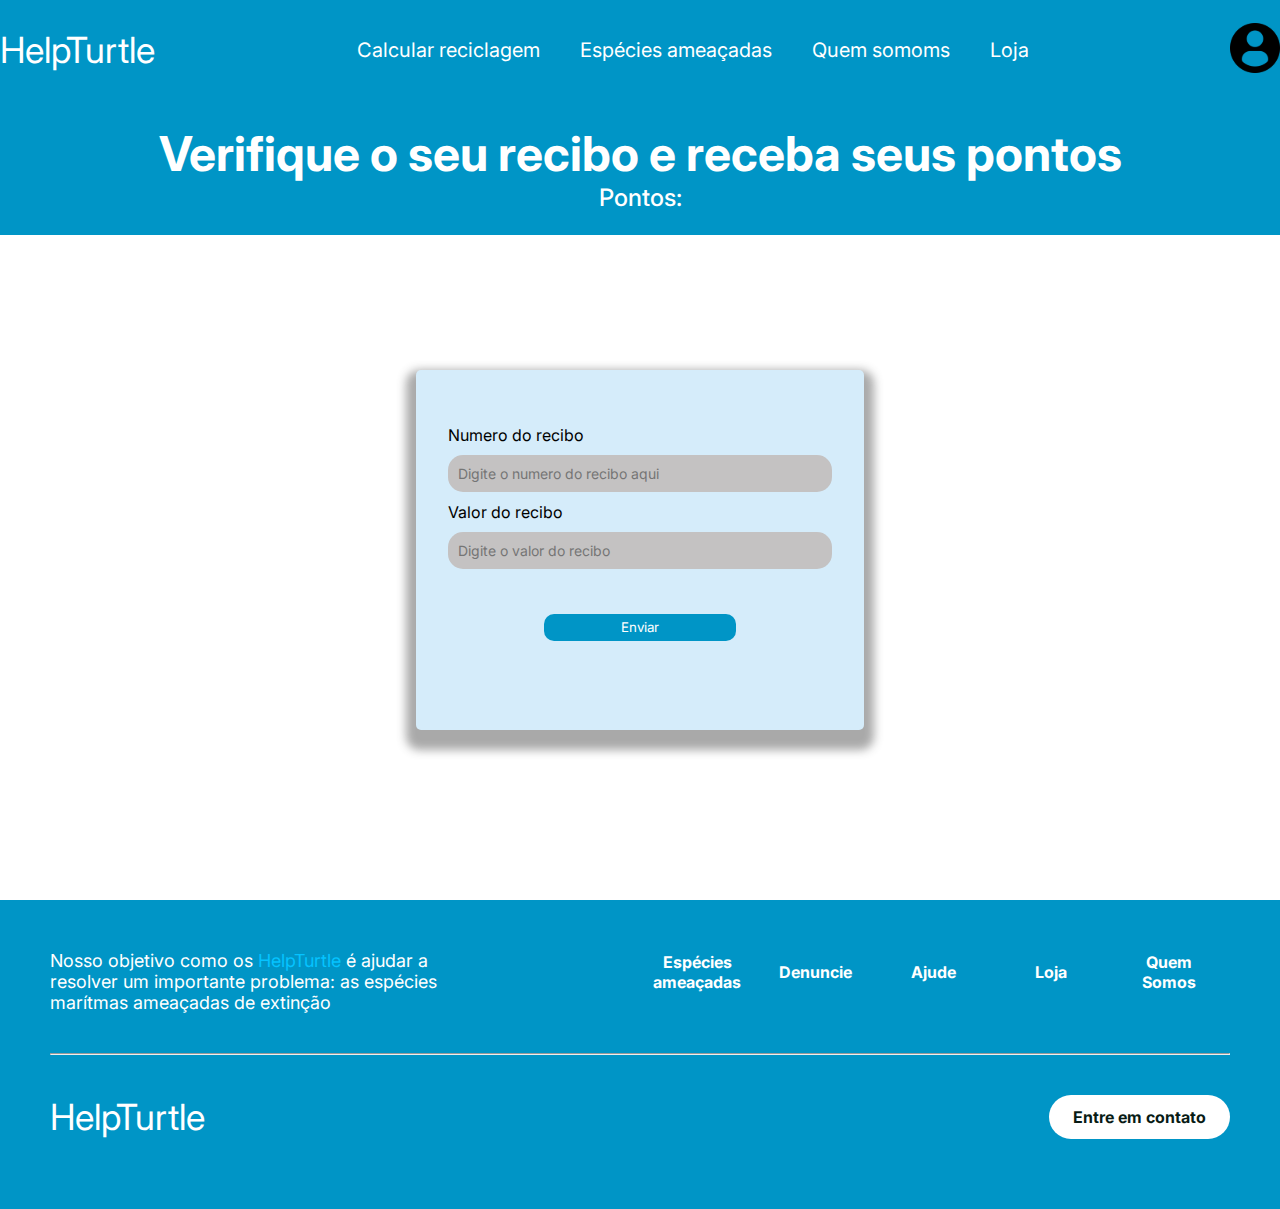
<file: pages/pontos.html>
<!DOCTYPE html>
<html lang="pt-br">
<head>
    <meta charset="UTF-8">
    <meta name="viewport" content="width=device-width, initial-scale=1.0">
    <link rel="icon" type="image/x-icon" href="../assets/save-turtle.ico">

    <title>Pontos</title>
   <!-- Componentes -->
   <link rel="stylesheet" href="../styles/chatbot.css">
   <link rel="stylesheet" href="../styles/header.css">
   <link rel="stylesheet" href="../styles/footer.css">
   <link rel="stylesheet" href="../styles/contato.css">
   <link rel="stylesheet" href="../styles/globals.css">

   <!--scripts-->
   <script src="../scripts/contato.js" defer></script>

   <link rel="stylesheet" href="../styles/pages/pontos.css">
   <script src="../scripts/pontos.js" defer></script>
   <script src="../scripts/header.js" defer></script>
</head>
<body>
    <div class="container">
        <header>
                <nav>
                    <a href="../index.html">
                        <h2>HelpTurtle</h2>
                    </a>
                    <ul>
                        <li>
                            <a href="./previsao.html">Calcular reciclagem</a>
                        </li>
                        <li>
                            <a href="./especies-ameacadas.html">Espécies ameaçadas</a>
                        </li>
                        <li>
                            <a href="./quem-somos.html">Quem somoms</a>
                        </li>
                        <li>
                            <a href="./loja.html">Loja</a>
                        </li>
                    </ul>
                    <a href="./perfil.html"><img id="profile" src="../assets/images/profile.svg" alt="Imagem de perfil da pessoa"></a>
                </nav>
                <button class="btn-mobile">
                    <img src="../assets/icons/menu.svg" alt="Menu Mobile">
                </button>
        
                <nav class="nav-mobile">
                    <ul class="ul-mobile">
                        <li><a href="./previsao.html">Calcular reciclagem</a></li>
                        <li><a href="./especies-ameacadas.html">Espécies ameaçadas</a></li>
                        <li><a href="./quem-somos.html">Quem somos</a></li>
                        <li><a href="./loja.html">Loja</a></li>
                        <li><a href="./perfil.html">Perfil</a></li>
                    </ul>
                </nav>
        </header>
        <section class="title">
            <h1>Verifique o seu recibo e receba seus pontos</h1>
            <p>Pontos: <span id="pontos"></span></p>
        </section>
        <div class="conteudo">
        <div class="around form-pontos">
        <form 
        action="./pontos.html"
        method="get"
        onsubmit="return validarRecibo(idNrRecibo, idValor)">
            <fieldset class="fieldset">
                <span id="valida" class="valida"></span>
                    <div class="form-group">
                        <label class="label-Email" for="idNrRecibo">Numero do recibo</label>
                        <input
                        class="input"
                        type="text"
                        pattern="[0-9]{8}"
                        name="txtRecibo"
                        id="idNrRecibo"
                        placeholder="Digite o numero do recibo aqui"
                        oninvalid="this.setCustomValidity('Digite um numero de 8 digitos')">
                        <label class="label-senha" for="idValor">Valor do recibo</label>
                        <input
                        class="input"
                        type="text"
                        name="txtValor"
                        pattern="[0-9]{0-8}"
                        id="idValor"
                        placeholder="Digite o valor do recibo"
                        >
                    <div class="btnSubmit">
                         <button class="btn btnEnviar" type="submit">Enviar</button>
                    </div>
                </div>
            </fieldset>
        </form> 
    </div>
</div>
    </div>
    <footer>
        <div class="wrapper">
            <nav>
                <p>Nosso objetivo como os <span class="highlight">HelpTurtle</span> é ajudar a resolver um importante problema: as espécies marítmas
                    ameaçadas de extinção</p>
                <table class="footer-pages">
                    <thead>
                        <tr>
                            <th><a href="./especies-ameacadas.html" class="no-decor">Espécies ameaçadas</a></th>
                            <th><a href="./denuncie.html" class="no-decor">Denuncie</a></th>
                            <th><a href="./previsao.html" class="no-decor">Ajude</a></th>
                            <th><a href="./loja.html" class="no-decor">Loja</a></th>
                            <th><a href="./quem-somos.html" class="no-decor">Quem Somos</a></th>
                        </tr>
                    </thead>
                    
                </table>
            </nav>
            <br><br>
            <hr>
            <br>
            <div class="final-footer">
                <h3>HelpTurtle</h3>
                <button class="contact-btn">Entre em contato</button>
            </div>
        </div>
    </footer>
    <dialog id="favDialog">
        <h3>FORMULÁRIO DE CONTATO</h3>
        <form method="dialog">
          <p>
            <label for="nomeUser">Nome</label><br>
            <input name="nomeUser" id="nomeUser" type="text" autocomplete="name">
            <br><br>
            <label for="emailUser">E-mail</label><br>
            <input name="emailUser" id="emailUser" type="email" autocomplete="email">
            <br><br>
            <label>Mensagem</label><br>
            <textarea name="Mensagem"  id="messageUser" rows="7" cols="50" autocomplete="name"></textarea>

          </p>
          <div>
            <button id="cancel" type="reset">Cancelar</button>
            <button type="submit" id="send-message">Enviar</button>
          </div>
        </form>
      </dialog>
</body>
</html>
</file>
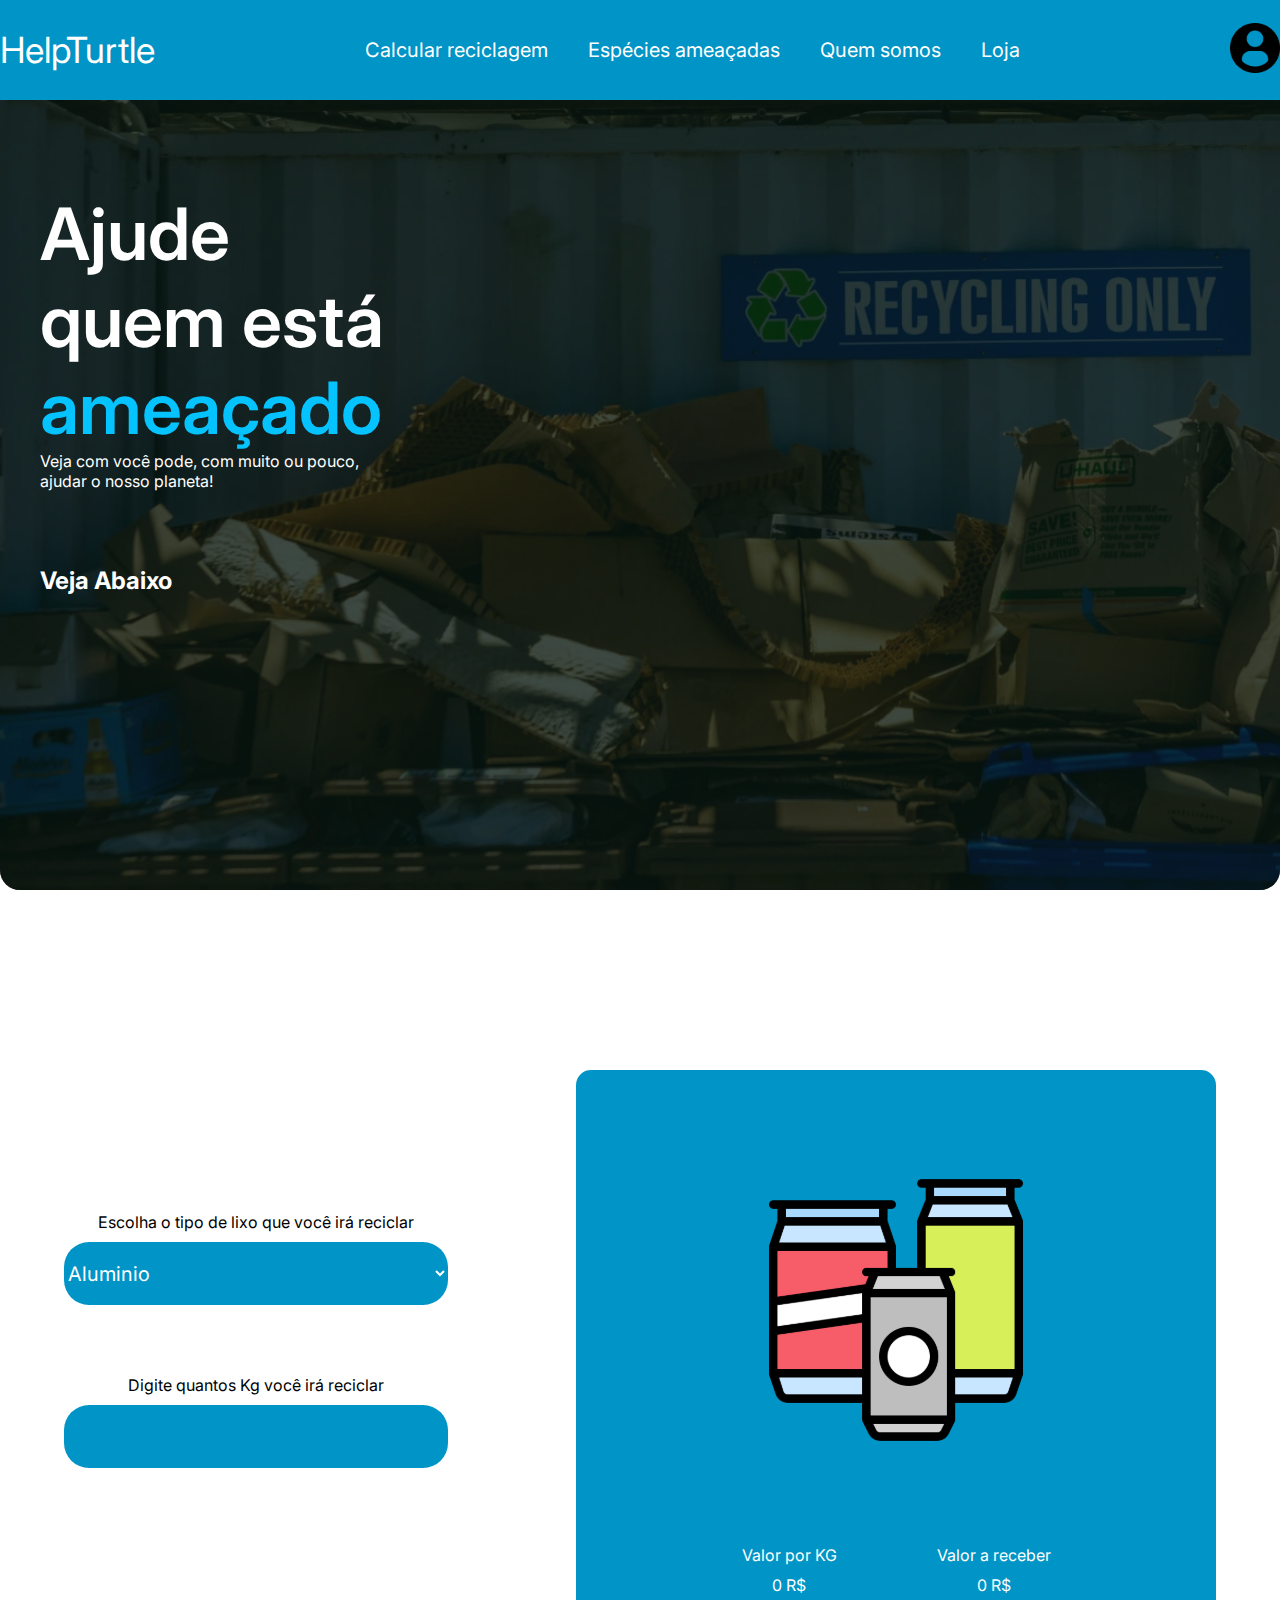
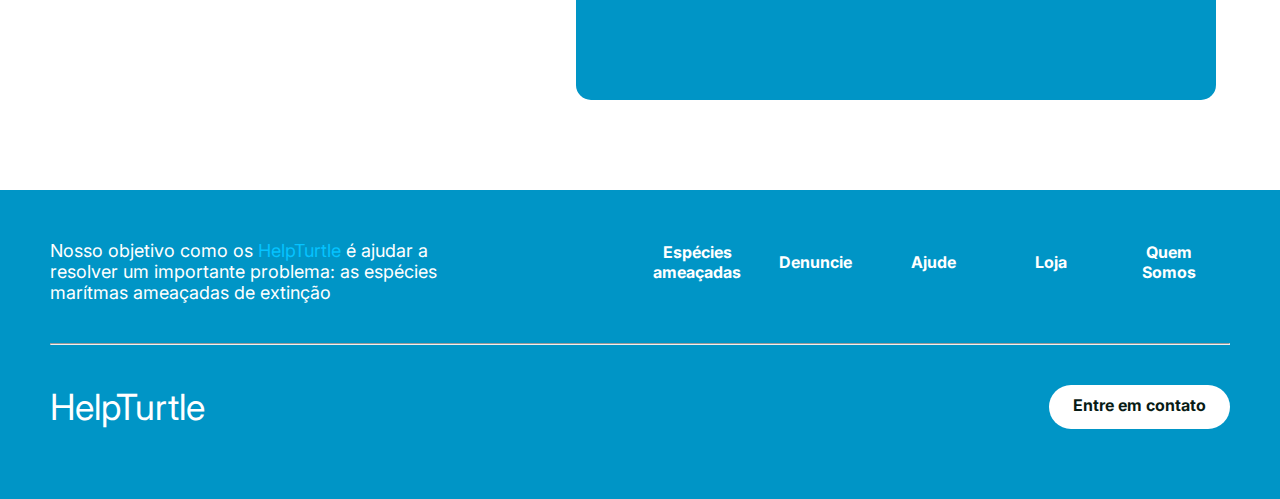
<file: pages/previsao.html>
<!DOCTYPE html>
<html lang="pt-br">
<head>
    <meta charset="UTF-8">
    <meta name="viewport" content="width=device-width, initial-scale=1.0">
    <link rel="icon" type="image/x-icon" href="../assets/save-turtle.ico">

    <title>HelpTurtle</title>
    <link rel="stylesheet" href="../styles/header.css">
    <link rel="stylesheet" href="../styles/hero.css">
    <link rel="stylesheet" href="../styles/chatbot.css">
    <link rel="stylesheet" href="../styles/button.css">
    <link rel="stylesheet" href="../styles/footer.css">
    <link rel="stylesheet" href="../styles/pages/previsao.css">
    <link rel="stylesheet" href="../styles/contato.css">
    <link rel="stylesheet" href="../styles/globals.css">

    <!--scripts-->
    <script src="../scripts/contato.js" defer></script>
    <script src="../scripts/previsao.js" defer></script>
    <script src="../scripts/header.js" defer></script>
</head>
<body>
    <button class="chat">
        <img src="../assets/icons/message.svg" alt="">
    </button>
    <header>
            <nav>
                <a href="../index.html">
                    <h2>HelpTurtle</h2>
                </a>
                <ul>
                    <li>
                        <a href="./previsao.html">Calcular reciclagem</a>
                    </li>
                    <li>
                        <a href="./especies-ameacadas.html">Espécies ameaçadas</a>
                    </li>
                    <li>
                        <a href="./quem-somos.html">Quem somos</a>
                    </li>
                    <li>
                        <a href="./loja.html">Loja</a>
                    </li>
                </ul>
                <a href="./perfil.html"><img id="profile" src="../assets/images/profile.svg" alt="Imagem de perfil da pessoa"></a>
                
                <button class="btn-mobile">
                    <img src="../assets/icons/menu.svg" alt="Menu Mobile">
                </button>
        
                <nav class="nav-mobile">
                    <ul class="ul-mobile">
                        <li><a href="./previsao.html">Calcular reciclagem</a></li>
                        <li><a href="./especies-ameacadas.html">Espécies ameaçadas</a></li>
                        <li><a href="./quem-somos.html">Quem somos</a></li>
                        <li><a href="./loja.html">Loja</a></li>
                        <li><a href="./perfil.html">Perfil</a></li>
                    </ul>
                </nav>
            </nav>
    </header>
    
    <section id="top-ajude" class="top-previsao">
        <div class="ajude">
            <div class="texto-ajude">
                <h1>Ajude <br> quem está <br> <span class="highlight">ameaçado</span></h1>
                <p>Veja com você pode, com muito ou pouco, <br> ajudar o nosso planeta!</p>
                <h3 class="bold">Veja Abaixo</h3>
            </div>
        </div>
    </section>
    <section id="escolha">
        <div class="valor">
            <div class="tipo-material">
                <label>Escolha o tipo de lixo que você irá reciclar</label>
                <select name="lixo" id="lixo">
                    <option value="aluminio">Aluminio</option>
                    <option value="componentes-eletrônicos">Componentes Eletrônicos</option>
                    <option value="cobre">Cobre</option>
                    <option value="papel">Papel</option>
                    <option value="plastico">Plástico</option>
                    <option value="vidro">Vidro</option>
                </select>
            </div>
            <div class="kg-material">
                <label>Digite quantos Kg você irá reciclar</label>
                <input type="text" id="inputkg">
            </div>
        </div>
        <div class="valorkg">
            <img class="img" id="img-lixo" src="../assets/icons/cans1.svg" alt="Latas">
                <div class="valor-texto">
                    <div class="column">
                        <label>Valor por KG</label>
                        <p id="valor-por-kg">0 R$</p>
                    </div>
                    <div class="column">
                        <label>Valor a receber</label>
                        <p id="valor-a-receber">0 R$</p>
                    </div>          
                </div>
        </div>
    </section>
    <footer>
        <div class="wrapper">
            <nav>
                <p>Nosso objetivo como os <span class="highlight">HelpTurtle</span> é ajudar a resolver um importante problema: as espécies marítmas
                    ameaçadas de extinção</p>
                <table class="footer-pages">
                    <thead>
                        <tr>
                            <th><a href="./especies-ameacadas.html" class="no-decor">Espécies ameaçadas</a></th>
                            <th><a href="./denuncie.html" class="no-decor">Denuncie</a></th>
                            <th><a href="./previsao.html" class="no-decor">Ajude</a></th>
                            <th><a href="./loja.html" class="no-decor">Loja</a></th>
                            <th><a href="./quem-somos.html" class="no-decor">Quem Somos</a></th>
                        </tr>
                    </thead>
                </table>
            </nav>
            <br><br>
            <hr>
            <br>
            <div class="final-footer">
                <h3>HelpTurtle</h3>
                <button class="contact-btn">Entre em contato</button>
            </div>
        </div>
    </footer>
    <dialog id="favDialog">
        <h3>FORMULÁRIO DE CONTATO</h3>
        <form method="dialog">
          <p>
            <label for="nomeUser">Nome</label><br>
            <input name="nomeUser" id="nomeUser" type="text" autocomplete="name">
            <br><br>
            <label for="emailUser">E-mail</label><br>
            <input name="emailUser" id="emailUser" type="email" autocomplete="email">
            <br><br>
            <label >Mensagem</label><br>
            <textarea name="Mensagem"  id="messageUser" rows="7" cols="50" autocomplete="name"></textarea>

          </p>
          <div>
            <button id="cancel" type="reset">Cancelar</button>
            <button type="submit" id="send-message">Enviar</button>
          </div>
        </form>
      </dialog>


</body>
</html>
</file>
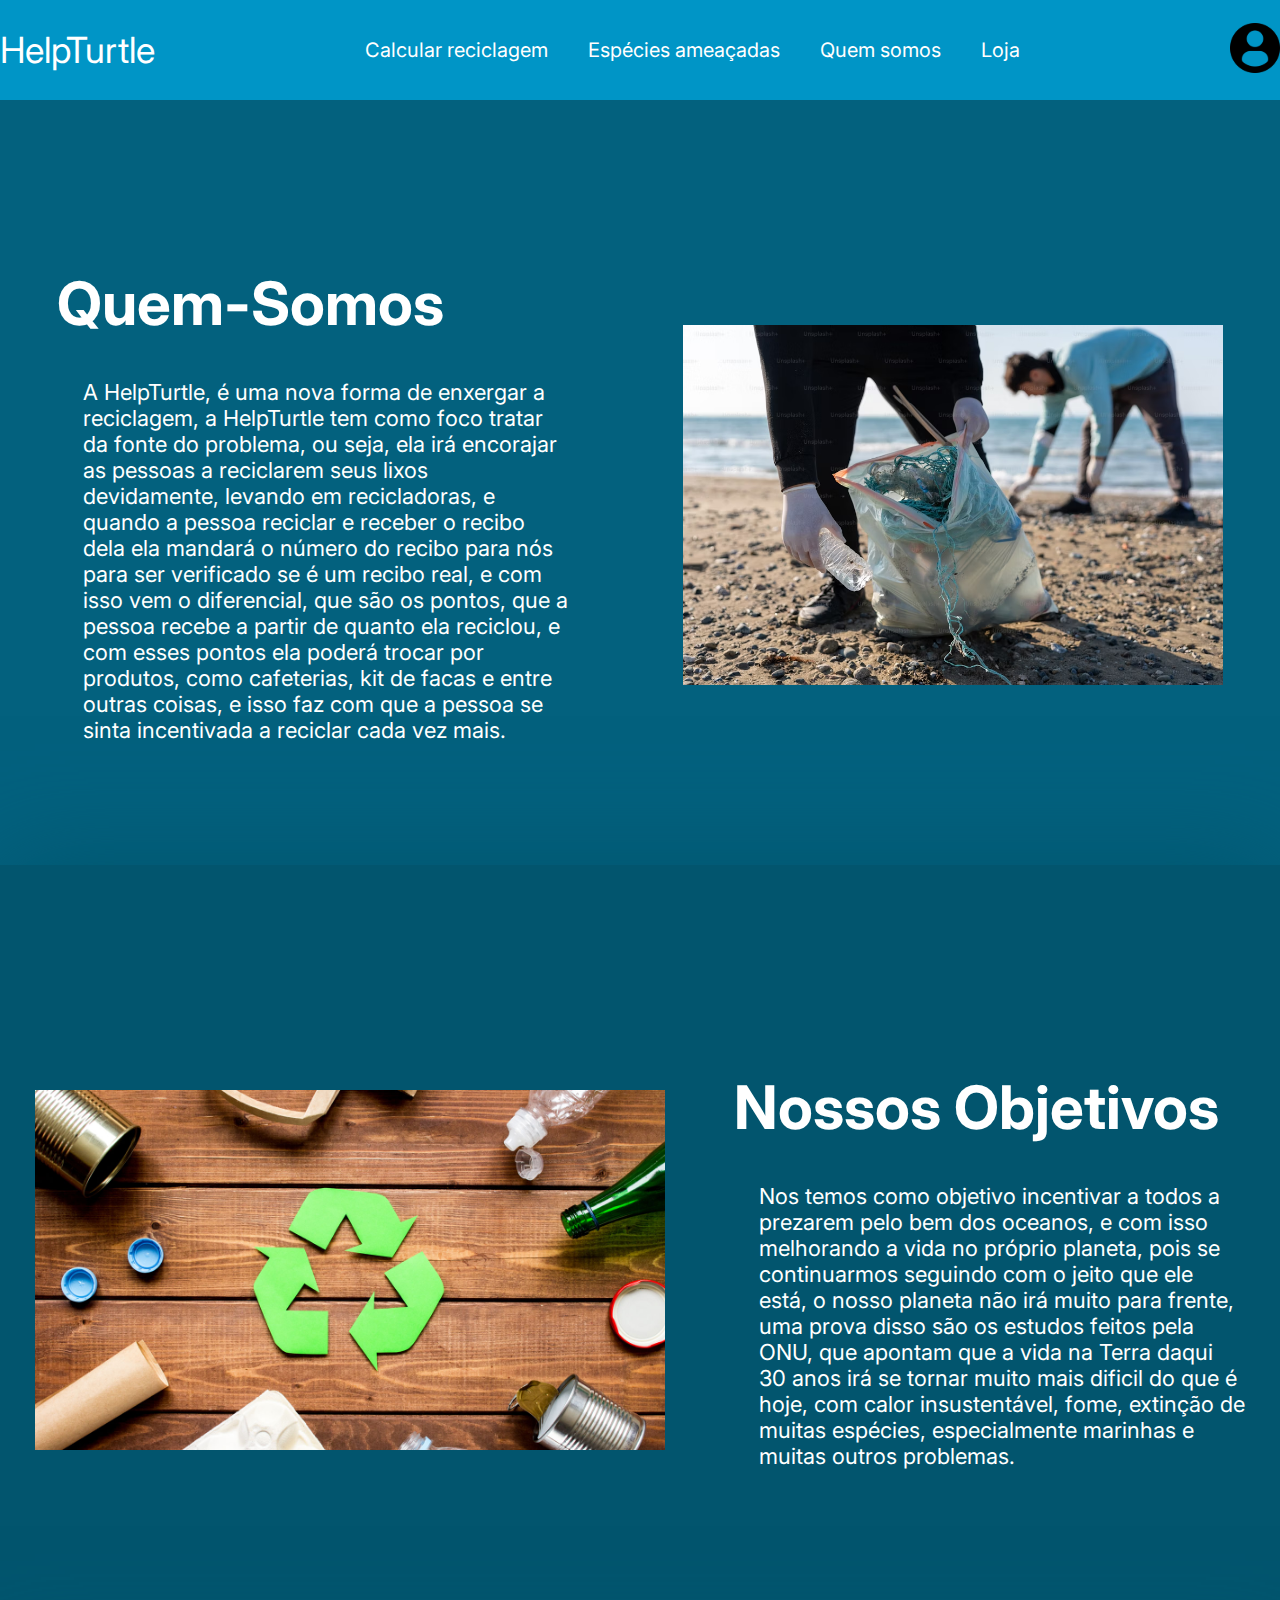
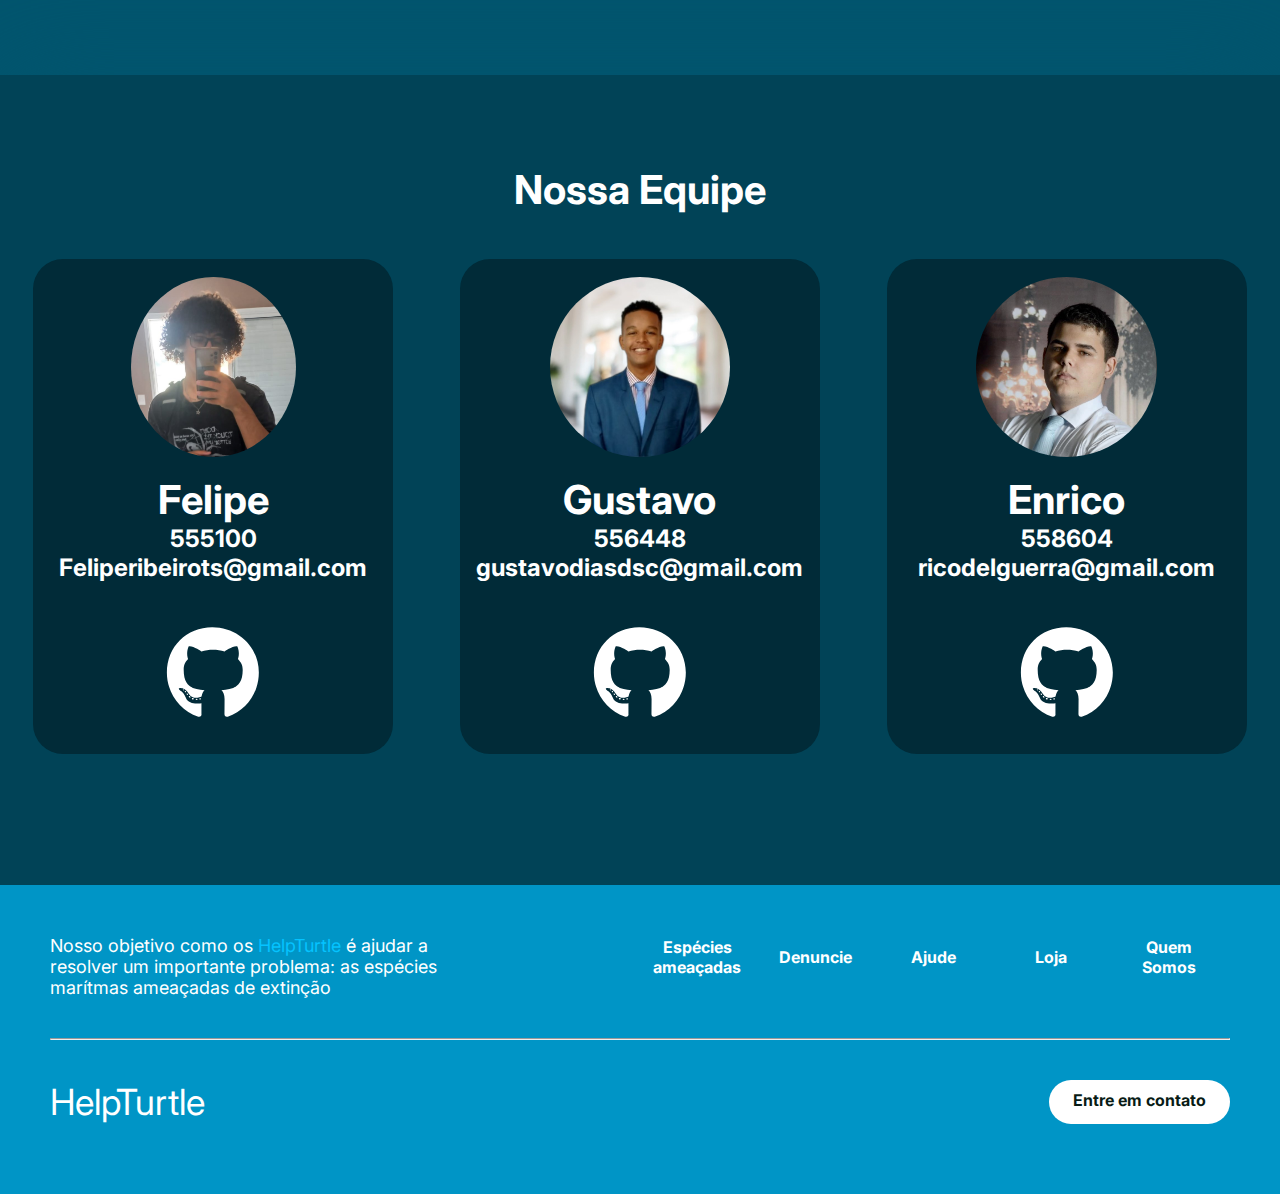
<file: pages/quem-somos.html>
<!DOCTYPE html>
<html lang="pt-br">
<head>
    <meta charset="UTF-8">
    <meta name="viewport" content="width=device-width, initial-scale=1.0">
    <link rel="icon" type="image/x-icon" href="../assets/save-turtle.ico">

    <title>Quem-Somos</title>
    <link rel="stylesheet" href="../styles/header.css">
    <link rel="stylesheet" href="../styles/chatbot.css">
    <link rel="stylesheet" href="../styles/button.css">
    <link rel="stylesheet" href="../styles/footer.css">
    <link rel="stylesheet" href="../styles/pages/previsao.css">
    <link rel="stylesheet" href="../styles/contato.css">
    <link rel="stylesheet" href="../styles/globals.css">
    <link rel="stylesheet" href="../styles/pages/quem-somos.css">
    <script src="../scripts/contato.js" defer></script>
    <script src="../scripts/header.js" defer></script>
</head>
<body>
    <div class="container">
        <div class="conteudo">
        <button class="chat">
            <img src="../assets/icons/message.svg" alt="">
        </button>
        <header>
                <nav>
                    <a href="../index.html">
                        <h2>HelpTurtle</h2>
                    </a>
                    <ul>
                        <li>
                            <a href="./previsao.html">Calcular reciclagem</a>
                        </li>
                        <li>
                            <a href="./especies-ameacadas.html">Espécies ameaçadas</a>
                        </li>
                        <li>
                            <a href="./quem-somos.html">Quem somos</a>
                        </li>
                        <li>
                            <a href="./loja.html">Loja</a>
                        </li>
                    </ul>
                    <a href="./perfil.html"><img id="profile" src="../assets/images/profile.svg" alt="Imagem de perfil da pessoa"></a>
                </nav>
                <button class="btn-mobile">
                    <img src="../assets/icons/menu.svg" alt="Menu Mobile">
                </button>
        
                <nav class="nav-mobile">
                    <ul class="ul-mobile">
                        <li><a href="./previsao.html">Calcular reciclagem</a></li>
                        <li><a href="./especies-ameacadas.html">Espécies ameaçadas</a></li>
                        <li><a href="./quem-somos.html">Quem somos</a></li>
                        <li><a href="./loja.html">Loja</a></li>
                        <li><a href="./perfil.html">Perfil</a></li>
                    </ul>
                </nav>
        </header>
        
    <section class="section section-top">
            <div class="text">
                <h1 class="Title-section-top">Quem-Somos</h1>
                <p>A HelpTurtle, é uma nova forma de enxergar a reciclagem, a HelpTurtle tem como foco tratar da fonte do problema, ou seja, ela irá encorajar as pessoas a reciclarem seus lixos devidamente, levando em recicladoras, e quando a pessoa reciclar e receber o recibo dela ela mandará o número do recibo para nós para ser verificado se é um recibo real, e com isso vem o diferencial, que são os pontos, que a pessoa recebe a partir de quanto ela reciclou, e com esses pontos ela poderá trocar por produtos, como cafeterias, kit de facas e entre outras coisas, e isso faz com que a pessoa se sinta incentivada a reciclar cada vez mais.</p>
            </div>
        <img class="img" src="../assets/images/pessoas_catando_lixo.png" alt="Pessoas pegando lixo na praia">
    </section>
    <section class="section section-mid">
        <img class="img" src="../assets/images/reciclagem-quem-somos.jpg" alt="Pessoas pegando lixo na praia">
            <div class="text">
                <h1 class="Title-section-top">Nossos Objetivos</h1>
                <p>Nos temos como objetivo incentivar a todos a prezarem pelo bem dos oceanos, e com isso melhorando a vida no próprio planeta, pois se continuarmos seguindo com o jeito que ele está, o nosso planeta não irá muito para frente, uma prova disso são os estudos feitos pela ONU, que apontam que a vida na Terra daqui 30 anos irá se tornar muito mais dificil do que é hoje, com calor insustentável, fome, extinção de muitas espécies, especialmente marinhas e muitas outros problemas.</p>
            </div>
    </section>
    <section class="section-equipe section-bottom">
            <div class="text">
                <h1 class="Title-section-top">Nossa Equipe</h1>
            </div>
            <div class="div-perfis">
            <div class="perfil">
                <img class="img-perfil" src="../assets/images/foto-felipe.jpg" alt="Imagem do integrante Felipe">
                <h1>Felipe</h1>
                <h2>555100</h2>
                <h2>Feliperibeirots@gmail.com</h2>
                <a href="https://github.com/cotete"><img class="github" src="../assets/images/github.svg" alt="Imagem do github"></a>
                
            </div>
            <div class="perfil">
                <img class="img-perfil" src="../assets/images/foto-gustavo.jpg" alt="Imagem do integrante Gustavo">
                <h1>Gustavo</h1>
                <h2>556448</h2>
                <h2>gustavodiasdsc@gmail.com</h2>
                <a href="https://github.com/gustavodscruz"><img class="github" src="../assets/images/github.svg" alt="Imagem do github"></a>
            </div>
            <div class="perfil">
                <img class="img-perfil" src="../assets/images/foto-enrico.png" alt="Imagem do integrante Enrico">
                <h1>Enrico</h1>
                <h2>558604</h2>
                <h2>ricodelguerra@gmail.com</h2>
                <a href="https://github.com/enricodelguerra"><img class="github" src="../assets/images/github.svg" alt="Imagem do github"></a>
            </div>
        </div>
    </section>
    </div>
    <footer>
        <div class="wrapper">
            <nav>
                <p>Nosso objetivo como os <span class="highlight">HelpTurtle</span> é ajudar a resolver um importante
                    problema: as espécies marítmas
                    ameaçadas de extinção</p>
                <table class="footer-pages">
                    <thead>
                        <tr>
                            <th><a href="./especies-ameacadas.html" class="no-decor">Espécies ameaçadas</a></th>
                            <th><a href="./denuncie.html" class="no-decor">Denuncie</a></th>
                            <th><a href="./previsao.html" class="no-decor">Ajude</a></th>
                            <th><a href="./loja.html" class="no-decor">Loja</a></th>
                            <th><a href="./quem-somos.html" class="no-decor">Quem Somos</a></th>
                        </tr>
                    </thead>
                </table>
            </nav>
            <br><br>
            <hr>
            <br>
            <div class="final-footer">
                <h3>HelpTurtle</h3>
                <button class="contact-btn">Entre em contato</button>
            </div>
        </div>
    </footer>
    <dialog id="favDialog">
        <h3>FORMULÁRIO DE CONTATO</h3>
        <form method="dialog">
          <p>
            <label for="nomeUser">Nome</label><br>
            <input name="nomeUser" id="nomeUser" type="text" autocomplete="name">
            <br><br>
            <label for="emailUser">E-mail</label><br>
            <input name="emailUser" id="emailUser" type="email" autocomplete="email">
            <br><br>
            <label>Mensagem</label><br>
            <textarea name="Mensagem"  id="messageUser" rows="7" cols="50" autocomplete="name"></textarea>

          </p>
          <div>
            <button id="cancel" type="reset">Cancelar</button>
            <button type="submit" id="send-message">Enviar</button>
          </div>
        </form>
      </dialog>


    </div>
</body>
</html>
</file>
<file: styles/globals.css>
@import url('https://fonts.googleapis.com/css2?family=Inter:wght@100..900&display=swap');

*{
    margin: 0;
    padding: 0;
    font-family: 'Inter';
}

:root{
    --primary-color: #0095c6;   
    --second-color: #0054ff;
    --third-color: #05c3ff;
    --black: #131313;
    --cyan: #448a99;
    --green: #081B15;
    --gray: #efefef;
    /* font sizes */
    --xl: 72px;
    --l: 36px;
    --b: 24px;
    --s: 14px;
    --xs: 12px;
}

.highlight{
    color: var(--third-color);
}

a.no-decor{
    text-decoration: none;
}
</file>
<file: styles/pages/cadastro.css>
body{
        background-color: #68b5e2;
    }
    .cabecalho{
        color: white;
        display: flex;
        align-items: center;
        justify-content: center;
        height: 10vh;
        border-radius: 0 0px 20px 20px;
        background-color: #c6e7fa6e;
    }
    .container{
        height: 90vh;
        align-items: center;
        display: flex;
        flex-direction: column;
    }
    .btnLoginCadastro{
        padding-top: 5vh;
        padding-bottom: 3vh;
    }
    .btnLogin{
        padding-top: 5vh;
    }
    .btn{
        cursor:pointer;
        border-radius: 10px;
        width: 10vw;
        height: 3vh;
        border: none;
        background-color: #026e92;
        color: white;
    }
    .around{
        border-radius: 5px;
        background-color: #d5ecfa;
        margin-top: 5vh;
        display: flex;
        flex-direction: column;
        align-items: center;
        justify-content: center;
        box-shadow: 0px 10px 10px 10px rgba(65, 64, 64, 0.452);
    }
    .none{
        display: none;
    }
    .form-cadastro{
        
        display: flex;
        width: 30vw;
        height: max-content;
        justify-content: center;
        align-items: center;
        
    }
    .form-login{
        display: flex;
        width: 25vw;
        height: 40vh;
        justify-content: center;
        align-items: center;
    }
    .fieldset{
        border: none;
    }
    .form-group{  
        width: 20vw;
        display: flex;
        flex-direction: column;
        height: max-content;
        
    }
    .btnSubmit{
        padding-top: 5vh;
        padding-bottom: 5vh;
        display: flex;
        width: 100%;
        justify-content: center;
    }
    .btnSubmit button{
        background-color: var(--primary-color);
    }
    .btnSubmit button:active{
        background-color: #026e92;
    }

    .input{
        border: inset 10px transparent ;
        background-color: #c4c2c2;
        border-radius: 15px;
        font-size: 14px;
        
    }
    label{
        margin-bottom: 5px;
        margin-top: 5px;
    }
    .form2{
        display: flex;
        width: 30vw;
        height: 50vh;
        justify-content: center;
        align-items: center;
    }

    .active{
        background-color: var(--primary-color) !important;
        
    }
    .btn:active{
        background-color: #004053;
    }
    .erro{
        width: 100%;
        text-align: center;
        color: red;
    }
    .sucesso{
        width: 100%;
        text-align: center;
        color: green;
    }
@media (min-width:1025px) and (max-width:1400px){
    body{
        background-color: #68b5e2;
    }
    .cabecalho{
        color: white;
        display: flex;
        align-items: center;
        justify-content: center;
        height: 10vh;
        border-radius: 0 0px 20px 20px;
        background-color: #c6e7fa6e;
    }
    .container{
        height: 90vh;
        align-items: center;
        display: flex;
        flex-direction: column;
    }
    .btnLoginCadastro{
        padding-top: 5vh;
        padding-bottom: 3vh;
    }
    .btnLogin{
        padding-top: 5vh;
    }
    .btn{
        cursor:pointer;
        border-radius: 10px;
        width: 15vw;
        height: 3vh;
        border: none;
        background-color: #026e92;
        color: white;
    }
    .around{
        border-radius: 5px;
        background-color: #d5ecfa;
        margin-top: 5vh;
        display: flex;
        flex-direction: column;
        align-items: center;
        justify-content: center;
        box-shadow: 0px 10px 10px 10px rgba(65, 64, 64, 0.452);
    }
    .none{
        display: none;
    }
    .form-cadastro{
        
        display: flex;
        width: 40vw;
        height: max-content;
        justify-content: center;
        align-items: center;
        
    }
    .form-login{
        display: flex;
        width: 35vw;
        height: 40vh;
        justify-content: center;
        align-items: center;
    }
    .fieldset{
        border: none;
    }
    .form-group{  
        width: 30vw;
        display: flex;
        flex-direction: column;
    }
    .btnSubmit{
        padding-top: 5vh;
        padding-bottom: 5vh;
        display: flex;
        width: 100%;
        justify-content: center;
    }
    .btnSubmit button{
        background-color: var(--primary-color);
    }
    .btnSubmit button:active{
        background-color: #026e92;
    }
    
    .input{
        border: inset 10px transparent ;
        background-color: #c4c2c2;
        border-radius: 15px;
        font-size: 14px;
        
    }
    .btnEnviar{
        width: 20vw;
    }
    label{
        margin-bottom: 5px;
        margin-top: 5px;
    }
    .form2{
        display: flex;
        width: 30vw;
        height: 50vh;
        justify-content: center;
        align-items: center;
    }
    
    .active{
        background-color: var(--primary-color) !important;
        
    }
    .btn:active{
        background-color: #004053;
    }
}
@media (min-width:768px) and (max-width:1024px){
    body{
        background-color: #68b5e2;
    }
    .cabecalho{
        color: white;
        display: flex;
        align-items: center;
        justify-content: center;
        height: 10vh;
        border-radius: 0 0px 20px 20px;
        background-color: #c6e7fa6e;
    }
    .container{
        height: 90vh;
        align-items: center;
        display: flex;
        flex-direction: column;
    }
    .btnLoginCadastro{
        padding-top: 5vh;
        padding-bottom: 3vh;
    }
    .btnLogin{
        padding-top: 5vh;
    }
    .btn{
        cursor:pointer;
        border-radius: 10px;
        width: 20vw;
        height: 3vh;
        border: none;
        background-color: #026e92;
        color: white;
    }
    .around{
        border-radius: 5px;
        background-color: #d5ecfa;
        margin-top: 5vh;
        display: flex;
        flex-direction: column;
        align-items: center;
        justify-content: center;
        box-shadow: 0px 10px 10px 10px rgba(65, 64, 64, 0.452);
    }
    .none{
        display: none;
    }
    .form-cadastro{
        
        display: flex;
        width: 60vw;
        height: max-content;
        justify-content: center;
        align-items: center;
        
    }
    .form-login{
        display: flex;
        width: 50vw;
        height: 40vh;
        justify-content: center;
        align-items: center;
    }
    .fieldset{
        border: none;
    }
    .form-group{  
        width: 40vw;
        display: flex;
        flex-direction: column;
    }
    .btnSubmit{
        padding-top: 5vh;
        padding-bottom: 5vh;
        display: flex;
        width: 100%;
        justify-content: center;
    }
    .btnSubmit button{
        background-color: var(--primary-color);
    }
    .btnSubmit button:active{
        background-color: #026e92;
    }
    
    .input{
        border: inset 10px transparent ;
        background-color: #c4c2c2;
        border-radius: 15px;
        font-size: 14px;
        
    }
    .btnEnviar{
        width: 30vw;
    }
    label{
        margin-bottom: 5px;
        margin-top: 5px;
    }
    .form2{
        display: flex;
        width: 30vw;
        height: 50vh;
        justify-content: center;
        align-items: center;
    }
    
    .active{
        background-color: var(--primary-color) !important;
        
    }
    .btn:active{
        background-color: #004053;
    }
}
@media (min-width:550px) and (max-width:767px){
    body{
        background-color: #68b5e2;
    }
    .cabecalho{
        color: white;
        display: flex;
        align-items: center;
        justify-content: center;
        height: 10vh;
        border-radius: 0 0px 20px 20px;
        background-color: #c6e7fa6e;
    }
    .container{
        height: 90vh;
        align-items: center;
        display: flex;
        flex-direction: column;
    }
    .btnLoginCadastro{
        padding-top: 5vh;
        padding-bottom: 3vh;
    }
    .btnLogin{
        padding-top: 5vh;
    }
    .btn{
        cursor:pointer;
        border-radius: 10px;
        width: 25vw;
        height: 3vh;
        border: none;
        background-color: #026e92;
        color: white;
    }
    .around{
        border-radius: 5px;
        background-color: #d5ecfa;
        margin-top: 5vh;
        display: flex;
        flex-direction: column;
        align-items: center;
        justify-content: center;
        box-shadow: 0px 10px 10px 10px rgba(65, 64, 64, 0.452);
    }
    .none{
        display: none;
    }
    .form-cadastro{
        
        display: flex;
        width: 70vw;
        height: max-content;
        justify-content: center;
        align-items: center;
        
    }
    .form-login{
        display: flex;
        width: 60vw;
        height: 40vh;
        justify-content: center;
        align-items: center;
    }
    .fieldset{
        border: none;
    }
    .form-group{  
        width: 40vw;
        display: flex;
        flex-direction: column;
    }
    .btnSubmit{
        padding-top: 5vh;
        padding-bottom: 5vh;
        display: flex;
        width: 100%;
        justify-content: center;
    }
    .btnSubmit button{
        background-color: var(--primary-color);
    }
    .btnSubmit button:active{
        background-color: #026e92;
    }
    
    .input{
        border: inset 10px transparent ;
        background-color: #c4c2c2;
        border-radius: 15px;
        font-size: 14px;
        
    }
    .btnEnviar{
        width: 30vw;
    }
    label{
        margin-bottom: 5px;
        margin-top: 5px;
    }
    .form2{
        display: flex;
        width: 30vw;
        height: 50vh;
        justify-content: center;
        align-items: center;
    }
    
    .active{
        background-color: var(--primary-color) !important;
        
    }
    .btn:active{
        background-color: #004053;
    }
}
@media (max-width:549px){
    body{
        background-color: #68b5e2;
    }
    .cabecalho{
        color: white;
        display: flex;
        align-items: center;
        justify-content: center;
        height: 10vh;
        border-radius: 0 0px 20px 20px;
        background-color: #c6e7fa6e;
    }
    .container{
        height: 90vh;
        align-items: center;
        display: flex;
        flex-direction: column;
    }
    .btnLoginCadastro{
        padding-top: 5vh;
        padding-bottom: 3vh;
    }
    .btnLogin{
        padding-top: 5vh;
    }
    .btn{
        cursor:pointer;
        border-radius: 10px;
        width: 30vw;
        height: 3vh;
        border: none;
        background-color: #026e92;
        color: white;
    }
    .around{
        border-radius: 5px;
        background-color: #d5ecfa;
        margin-top: 5vh;
        display: flex;
        flex-direction: column;
        align-items: center;
        justify-content: center;
        box-shadow: 0px 10px 10px 10px rgba(65, 64, 64, 0.452);
    }
    .none{
        display: none;
    }
    .form-cadastro{
        
        display: flex;
        width: 90vw;
        height: max-content;
        justify-content: center;
        align-items: center;
        
    }
    .form-login{
        display: flex;
        width: 80vw;
        height: 40vh;
        justify-content: center;
        align-items: center;
    }
    .fieldset{
        border: none;
    }
    .form-group{  
        width: 60vw;
        display: flex;
        flex-direction: column;
    }
    .btnSubmit{
        padding-top: 5vh;
        padding-bottom: 5vh;
        display: flex;
        width: 100%;
        justify-content: center;
    }
    .btnSubmit button{
        background-color: var(--primary-color);
    }
    .btnSubmit button:active{
        background-color: #026e92;
    }
    
    .input{
        border: inset 10px transparent ;
        background-color: #c4c2c2;
        border-radius: 15px;
        font-size: 14px;
        
    }
    .btnEnviar{
        width: 40vw;
    }
    label{
        margin-bottom: 5px;
        margin-top: 5px;
    }
    .form2{
        display: flex;
        width: 30vw;
        height: 50vh;
        justify-content: center;
        align-items: center;
    }
    
    .active{
        background-color: var(--primary-color) !important;
        
    }
    .btn:active{
        background-color: #004053;
    }
}
</file>
<file: styles/button.css>
@import url('./globals.css');
.button, button {
    padding: 17px 56px;
    border: none;
    background-color: var(--third-color);
    font-size: 24px;
    font-weight: 800;
    color: var(--green);    
    max-width: 250px;
    border-radius: 8px;
    transition: 0.6s ease-in-out;
    cursor: pointer;
    display: flex;
    justify-content: center;
    text-align: center;
    
}

.button:hover, button:hover{
    transition: 0.6s ease-in-out;
    transform: scale(1.1);
}

@media screen and (max-width: 767px) {
    .button, button{
        width: 150px;
        padding: 10px 20px;
        font-size: 16px;
    }

}
</file>
<file: styles/chatbot.css>
@import url('../styles/globals.css');
/* adicionar chatbot como modal */
.chat{
    display: none;
    padding: 30px;
    border-radius: 50%;
    border: none;
    background-color: transparent;
    cursor: pointer;
    z-index: 100;
    position: fixed;
    bottom: 50px;
    right: 50px;
    transition: 0.6s ease-in-out;
    filter: invert(0%) sepia(97%) saturate(104%) hue-rotate(181deg) brightness(78%) contrast(101%);

}
.chat:hover{
    display: none;
    transform: scale(1.5) !important;
    transition: 0.6s ease-in-out;
}


.chat img{
    display: none;
    width: 100%;
    height: 100%;
    object-fit: contain;
    height: 50px;
}
</file>
<file: styles/header.css>
@import url("./globals.css");

header nav:not(.nav-mobile) {
  max-width: 1320px;
  width: 100%;
  display: flex;
  justify-content: space-between;
  margin: 0 auto;
  flex-direction: row;
  align-items: center;
  min-height: 100px;
}
.fundo-azul{
  height: fit-content !important;
  background-color: var(--primary-color) !important;
}
.header-column{
  display: flex !important;
  flex-direction: column !important;
}
.nav-mobile {
  display: none;
  transition: all 0.6s ease-in-out;
  height: 100vh;
  width: 100%;
  background-color: var(--primary-color);
  color: white;
}
.btn-mobile img{
  filter: invert(1) !important;
}
.nav-mobile nav ul{
  transition: all 0.6s ease-in-out;
  width: 100%;
  display: flex;
  flex-direction: column !important;
  align-items: center;
  justify-content: start;
}

.open-nav-mobile {
  display: flex !important;
  width: 100%;
  display: flex;
  flex-direction: column !important;
  align-items: center;
  justify-content: start; 
  transition: all 0.6s ease-in-out;
}
.open-nav-mobile nav ul{
  display: flex !important;
  flex-direction: column !important;
}
header nav ul {
  list-style-type: none;
  display: flex;
  gap: 40px;
  align-items: center;
}
header nav a {
  color: white;
  text-decoration: none;
  transition: 0.6s ease-in-out;
}

header h2 {
  font-size: 36px;
  font-weight: 400;
  color: var(--primary-color);
}

header :not(.h-transparent) h2 {
  color: white;
}

header nav ul li a {
  font-size: 20px;
  color: white;
  transition: 0.6s ease-in-out;
}
header nav a:hover,
header nav ul li:hover {
  transition: 0.6s ease-in-out;
  transform: scale(1.25);
}

header:not(.h-transparent) {
  display: block;
  background-color: var(--primary-color);
}

.h-transparent {
  margin-bottom: -100px;
  background-color: transparent;
  width: 100%;
}
.h-transparent-resized{
  margin-bottom: -400px;
  background-color: transparent;
  width: 100%;
}
.btn-mobile {
  display: none;
  background-color: transparent !important;
  width: min-content !important;
  height: min-content !important;
}
.btn-mobile img {
  height: 30px;
  transition: all 0.6s;
}
.rotate-img {
  img {
    transform: rotate(90);
  }
}
.resize-header{
  display: flex;
  flex-direction: column;
  min-height: none;
  height: max-content;
}
.ul-mobile{
  display: flex;
  flex-direction: column;
  gap: 10px;
}
.ul-mobile li{
  letter-spacing: 50% !important;
  font-size: medium;
  font-weight: 200;
  
}



@media screen and (max-width: 767px) {
  header {
    width: 100%;
    display: flex !important;
    flex-direction: row;
    align-items: center;
    justify-content: space-evenly;
    height: max-content;
  }

  header nav:not(.nav-mobile) {
    width: auto !important;
    padding: 0 20px;
  }
  header nav:not(.nav-mobile) ul {
    gap: 0;
    display: none;
  }
  header nav img {
    display: none;
  }
  .btn-mobile {
    display: block !important;
    padding: 10px 20px;
    width: min-content;
    border: none;
  }
  nav:not(.nav-mobile) {
    width: min-content !important;
    max-width: none !important;
    padding: 0 !important;
    margin: 0 !important;
  }
}
</file>
<file: styles/footer.css>
@import url('./globals.css');
footer{
    background-color: var(--primary-color);
    color: white;
    width: 100%;
}
footer p

.resize-position{
    position: absolute !important;
    bottom: 0 !important;
}
footer .wrapper{
    max-width: 1220px;
    padding: 50px;
    margin: 0 auto;
    flex-wrap: wrap;
}
footer .final-footer{
    display: flex;
    flex-direction: row;
    justify-content: space-between;
    padding: 20px 0;
    flex-wrap: wrap;

}
footer .final-footer h3{
    font-size: var(--l);
    font-weight: 400;
}
footer .final-footer button{
    background-color: white;
    color: var(--green);
    font-size: 16px;
    font-weight: bold;
    padding: 10px 24px;
    border-radius: 22px;
}

footer nav{
    display: flex;
    flex-direction: row;
    justify-content: space-between;
    flex-wrap: wrap;

}
footer nav p{
    display: block;
    max-width: 400px;
    width: max-content;
    font-size: 18px;
}
footer table{
    color: white;
    width: max-content;
}
footer table thead tr{
    display: flex;
    justify-content: center;
    justify-items: center;
}

footer table tbody{
    display: flex;
    flex-direction: column;
    justify-content: center;
    justify-items: center;
    margin: 10px 0;
    gap: 20px;

}
footer table tr{
    text-align: center;
}
footer table tbody tr, footer table thead tr{
    display: flex;
    justify-content: space-evenly;
}
footer table thead tr th{
    width: 88px;
    align-self: center;
    justify-self: center;
    margin: 0 15px;
}
footer table thead{
    gap: 20px;
}
footer table tbody tr td{
    width: 88px;
    align-self: center;
    justify-self: center;
    margin: 0 15px;
}
footer table tbody{
    display: none;
}

.contact-btn{
    border: none;

}
a{
    color: white;
}
@media screen and (min-width: 768px) and (max-width: 1024px) {
    footer nav{
        display: flex;
        justify-content: space-evenly;
    }
}

@media screen and (max-width: 767px){
    footer .wrapper, footer .wrapper nav, footer .wrapper .final-footer{
        display: flex;
        justify-items: center;
        justify-content: center; 
        align-items: center;
        align-content: center;
    } 
    .final-footer, footer{
        display: flex;
        gap: 20px;
        flex-direction: column !important;
    }
    footer .wrapper{
        display: flex;
        flex-direction: column !important;
    }
    footer table{
        margin: 20px 0;
        width: 100%;
    }
    footer table tbody{
        display: none;
    }
    footer table th{
        width: 100% !important;
        text-align: center;
    }
    footer table thead tr{
        width: 100%;
        display: flex;
        flex-direction: column;
        gap: 30px;
        font-size: 24px;
        text-align: left;    
    }
    footer nav p{ 
        max-width: none !important;
        width: 100%;
        text-align: center;
    }  
    footer .wrapper nav{
        width: max-content;
        align-self: center;
    }       
    footer .wrapper{
        align-items: center;
    }
    


}
</file>
<file: styles/hero.css>
@import url('./globals.css');

.hero-transparent {
  padding-top: 110px;
  width: 100%;
  height: 100vh;
}
.hero-transparent-resized{
  padding-top: 410px;
  width: 100%;
  height: 100vh;
}
.hero {
  width: 100%;
  height: calc(100vh - 100px);
}
section .wrapper {
  max-width: 1220px;
  margin: 0 auto;
  color: white;
  display: flex;
  flex-direction: column;
  row-gap: 48px;
}
section h1 {
  margin-top: 70px;
  font-size: var(--xl);
  font-weight: 600;
}
section h2 {
  font-weight: 400;
  font-size: var(--l);
}
section h3 {
  font-size: var(--b);
  font-weight: 300;
}
section h4 {
  font-size: var(--xs);
  font-weight: 200;
}

@media screen and (max-width: 767px) {
  section .wrapper {
    max-width: inherit;
    display: flex;
    flex-direction: column;
  }

  .hero-transparent {
    padding-top: 50px;
    height: 100vh;
  }

  
}
</file>
<file: styles/contato.css>
#favDialog{
    margin: 0 auto;
    align-self: center;
    height: max-content;
    border-radius: 15px;
    padding: 30px;
    border: none;
    text-transform: uppercase;
    font-size: 16px;
    letter-spacing: 20%;
}

#favDialog input{
    padding: 10px 5px;
    margin: 10px 0;
    border: none;
    background-color: var(--gray);
    font-size: 14px;
    letter-spacing: 40%;
    width: calc(100% - 10px);
}
#favDialog textarea{
    padding: 10px 5px;
    margin: 10px 0;
    border: none;
    background-color: var(--gray);
    font-size: 14px;
    letter-spacing: 40%;
    width: calc(100% - 10px);
}
#favDialog input:focus, #favDialog textarea:focus{
    outline: none;
}
#favDialog form div{
    display: flex;
    justify-content: space-evenly;
    flex-wrap: nowrap;
}

#favDialog button{
    max-width: 150px;
    font-size: 16px;
    font-weight: 400;
    letter-spacing: 20%;
    text-transform: uppercase;
    padding: 13px 23px;
    justify-content: center;
    background-color: var(--primary-color);
    border: none;
    color: var(--green);
}

#favDialog h3{
    font-size: var(--b);
    letter-spacing: 50%;
    font-weight: 500;
    margin: 10px 0;
}

@media screen and (max-width: 767px){
    #favDialog input, #favDialog textarea{
        width: calc(100% - 20px);
    }
    #favDialog{
        margin: 20px;
    }
}
</file>
<file: styles/pages/denuncie.css>
@import url('../globals.css');

body{
    background-color: var(--cyan);
}

#denuncie{
    background: url(../../assets/images/denuncie2.webp);
    background-repeat: no-repeat ;
    background-size: cover ;
}
#denuncie .wrapper button{
    max-width: 380px !important;
}

#denuncie .wrapper{
    display: flex;
    width: 100%;
    flex-direction: row;
    justify-content: right !important;
    padding: 100px;
}
#denuncie .wrapper .wrapper-content{
    display: flex;    
    width: 40%;
    justify-content: right;
    justify-self: right;
    flex-direction: column;
    row-gap: 40px;
    
}

#denuncie h2 .highlight{
    color: var(--black) !important;
}

main{
    display: flex;
    flex-direction: column;
    justify-content: center;
    max-width: 1220px;
    margin: 0 auto;
    padding: 40px 0;
    gap: 40px;
    align-items: left;
}
main h2{
    font-size: var(--xl);
}
main img{
    width: 220px;
    object-fit: contain;
}
main .meio-de-comunicacao{
    display: flex;
    flex-direction: row;
    justify-content: left;
    align-items: center;
    gap: 40px;
}
main .meio-de-comunicacao aside{
    display: flex;
    flex-direction: column;
    min-width: 240px;
    width: min-content;
    gap: 20px;
}

#greenpiece{
    margin: 80px 0 0 0;
}

#greenpiece{
    display: flex;
    flex-direction: column;
    gap: 60px;
}

#greenpiece .wrapper{
    width: 100%;
    display: flex;
    flex-direction: row;
    align-items: center;
    gap: 80px;
    justify-content: space-between;
}
#greenpiece .duvida{
    display: flex;
    flex-direction: row;
    flex-wrap: nowrap;
    gap: 150px;
    justify-content: space-between;
}
#greenpiece .duvida h2{
    font-size: var(--l);
    font-weight: 700;
}
#greenpiece .duvida img{
    width: fit-content;
    max-width: 130px;
}

#greenpiece .wrapper aside {
    display: flex;
    flex-direction: column;
    row-gap: 30px;
}

#greenpiece .wrapper img{
    height: 300px;
    max-width: 300px;
    width: max-content;
    object-fit: contain;
}

@media screen and (max-width: 1024px) {
    #denuncie .wrapper, #denuncie .wrapper .wrapper-content, main, #greenpiece .duvida, #greenpiece .wrapper{
        width: calc(100% - 30px) !important;
        padding: 30px 15px !important;

    }
    h1{
        font-size: 50px !important;
    }
    main h2{
        text-align: center;
    }

    .meio-de-comunicacao{
        flex-direction: column !important;
        margin: 20px 0;
    }
    
    #greenpiece .duvida, #greenpiece .wrapper, #greenpiece{
        flex-direction: column !important;
        gap: 20px !important;
    }
    #greenpiece .duvida img{
        height: 140px;
    }
    #greenpiece .wrapper aside{
        display: flex;
        align-items: center;
    }
    #greenpiece .wrapper img{
        height: 200px;
    }
    
}
</file>
<file: styles/pages/especies-ameacadas.css>
@import url('../globals.css');

#especies-ameacadas-2{
    background: url(../../assets/images/especies-ameacadas2.webp);
    background-size: cover;
    background-repeat: no-repeat;
}

#especies-ameacadas-2 div h2 .highlight{
    font-size: var(--xl) !important;
}
#especies-ameacadas-2 div .subtitle{
    font-size: 60px;
}

#especies-ameacadas-2 div{
    margin-top: 200px;
    display: flex !important;
    justify-content: space-between !important;
    flex-direction: row;
    width: 100%;
}

#especies-ameacadas-2 .main{
    width: 40%;
    display: flex;
    flex-direction: column;
    row-gap:40px;
}
.section-especies-ameacadas{
    background-color: var(--black);
    min-height: 100vh;
    gap: 140px;
    color: white;
}

.section-especies-ameacadas .main{
    max-width: 1220px;
    margin: 0 auto;
    display: flex;
    justify-content: space-between;
    gap: 120px;
}
.section-especies-ameacadas .add-info{
    max-width: 1220px;
    margin: 0 auto;
    font-size: 36px;
    padding: 75px 0;
}

.section-especies-ameacadas .highlight {
    font-size: 72px;
    color: var(--second-color);
}

.section-especies-ameacadas h2{
    font-size: 60px;
}
.section-especies-ameacadas h3{
    margin: 30px 0;
    font-size: var(--l);
}
.section-especies-ameacadas img{
    max-width: 500px;
    object-fit: contain;
}
.section-especies-ameacadas .add-info p{
    margin: 40px 0;
}
.section-especies-ameacadas h5{
    font-size: var(--xs);
    padding: 10px 0;
    font-weight: 300;
}

#first-section-ea .main{
    display: flex;
    flex-direction: row;
    font-size: var(--l);
}

footer{
    background-color: var(--black);
}

@media screen and (min-width: 1025px) and(max-width: 1200px) {
    #especies-ameacadas-2 div {
        flex-direction: column;
        align-items: center;
    }

    #especies-ameacadas-2 .main {
        width: 100%;
    }

    .section-especies-ameacadas .main {
        flex-direction: column;
        align-items: center;
    }
}

@media screen and (min-width: 768px) and (max-width: 1024px) {
    #especies-ameacadas-2 div .subtitle {
        font-size: 30px;
    }

    .section-especies-ameacadas .add-info {
        font-size: 24px;
    }
    img{
        max-width: 150px !important;
    }
}

@media screen and (max-width: 767px) {
    #especies-ameacadas-2 div {
        flex-direction: column;
        align-items: center;
    }
    #especies-ameacadas-2 .main{
        width: calc(100% - 40px);

    }
    #first-section-ea .main{
        display: flex;
        flex-direction: column;
        font-size: 27px !important;
        width: calc(100% - 30px);
    }
    .section-especies-ameacadas{
        display: flex;
        flex-direction: column;
        font-size: 27px !important;
        padding: 20px;
    }
    .section-especies-ameacadas .main {
        flex-direction: column;
        align-items: center;
    }
    h1{
        font-size: 40vw;
    }
    #especies-ameacadas-2 div .subtitle {
        font-size: 70px !important;
    }

    #especies-ameacadas-2 .highlight{
        font-size: 40px !important;
    }
    .section-especies-ameacadas {
        min-height: 0;
        gap: 20px;
    }
    .section-especies-ameacadas .add-info {
        font-size: 24px !important;
    }
    #especies-ameacadas2 .main{
        margin: 20px !important;
        width: calc();
    }
    img{
        max-width: 250px !important;
    }
    #especies-ameacadas-2 div {
        margin-top: 100px;
    }
}
</file>
<file: styles/pages/index.css>
@import url('../globals.css');
/* adicionar chatbot como modal */
#hero-home{
    background: url(../../assets/gifs/Dolphins.gif);
    height: calc(100vh - 110px) !important;
    box-shadow: inset 0 0 0 1000px  #081b15a2;
    background-repeat: no-repeat ;
    background-size: cover ;
}

#especies-ameacadas div h2 .highlight{
    font-size: var(--xl);
}
#especies-ameacadas div .subtitle{
    font-size: 60px;
}
#especies-ameacadas{
    background: url(../../assets/images/especies-ameacadas.webp);
    background-repeat: no-repeat ;
    background-size: cover ;
}
#especies-ameacadas div{
    margin-top: 200px;
    display: flex !important;
    justify-content: space-between;
    flex-direction: row;
    width: 100%;
}

#especies-ameacadas .main{
    width: 40%;
    display: flex;
    flex-direction: column;
    row-gap:40px;
}

#ajude{
    background: url(../../assets/images/ajude.webp);
    background-repeat: no-repeat ;
    background-size: cover ;
}
#ajude .wrapper{
    justify-content: left;
}
#ajude .wrapper .wrapper-content{
    display: flex;    
    width: 40%;
    justify-content: left;
    flex-direction: column;
    row-gap: 40px;
}

#ajude h2, #denuncie h2{
    font-size: var(--xl);
}
#denuncie{
    background: url(../../assets/images/denuncie.webp);
    background-repeat: no-repeat ;
    background-size: cover ;
}
#denuncie .wrapper button{
    max-width: 380px !important;
}

#denuncie .wrapper{
    display: flex;
    width: 100%;
    flex-direction: row;
    justify-content: right !important;
    margin-top: 120px;
}


#denuncie .wrapper .wrapper-content{
    display: flex;    
    width: 40%;
    justify-content: right;
    justify-self: right;
    flex-direction: column;
    row-gap: 40px;
    
}

#denuncie h2 .highlight{
    color: var(--black) !important;
}



@media screen and (max-width: 767px) {
    #especies-ameacadas div{
        flex-direction: column !important;
        margin-top: 0;
        margin: 20px;
    }
    #especies-ameacadas, #hero-home, #denuncie, #ajude{
        width: calc(100% - 30px) !important;
        padding: 30px 15px !important;
    }

    #hero-home .wrapper{
        margin-top: 100px;
        width: calc(100% - 30px);
    }
    
    #denuncie .wrapper{
        flex-direction: column !important;
    }
    #ajude .wrapper, #denuncie .wrapper{
        margin: 20px;
    }
    #denuncie .wrapper h2{
        font-size: 38px !important;
    }
    section{
        height: max-content !important;
    }
    section h2{
        font-size: 24px !important;
    } 
    section h3{
        font-size: medium !important;
    }   
    h2{
        font-size: 27px !important;
    }
    h1{
        font-size: 30px !important;
    }

}
</file>
<file: styles/pages/loja.css>
@import url('../globals.css');

#dados-usuario-loja {
  background-color: var(--primary-color);
  height: 80px;
  width: 100%;
  display: flex;
  color: white;
  font-size: var(--b);
  justify-content: space-between;
}
#dados-usuario-loja .wrapper {
  max-width: 1220px;
  width: 100%;
  display: flex;
  justify-content: space-between;
  margin: 0 auto;
}

#search-category {
  height: 150px;
  background-color: var(--primary-color);
  border-radius: 0 16px 16px 0;
  margin: 150px 0 0 0;
  width: 150px;
  padding: 50px 0 0 0;
  position: fixed;
  
}

@media screen and (min-width: 768px) {
 #search-category{left: 0;}
}


#search-btn{
  cursor: default !important;
}

.resize-search-category{
    height: 100px !important;
    position: static !important;
    margin: 30px 0 0 0 !important;
}

#search-category input{
    width: 110px;
    height: 30px;
    border: none;
    border-radius: 16px;
    background-color: var(--cyan);
}

#search-category input:focus{
    outline: none;
}
#search-category .search{
    display: flex;
    flex-wrap: nowrap;
    gap: 10px;
}
#search-category .search button{
    background-color: transparent;
    border: none;
    transition: 0.6s ease-in-out;
    width: fit-content;
    cursor: pointer;
}
#search-category .search button img{
    height: 24px;
}

main {
  width: calc(100% - 250px);
  display: flex;
  flex-direction: column;
  justify-self: end;
  margin: 50px 50px 50px 250px;
}
.container-itens {
  width: calc(100% - 250px);
  gap: 50px;
  display: flex;
  flex-wrap: wrap;
  justify-content: center;
}
.card-item {
  display: flex;
  flex-direction: column;
  height: 400px;
  width: 280px;
  background-color: var(--gray);
  border-radius: 20px;
  padding: 20px;
  justify-content: center;
  align-items: center;
  gap: 20px;
  transition: 0.6s ease-in-out;
}
.card-item:hover{
    transform: scale(1.1);
    transition: 0.6 ease-in-out;
}
.card-item p {
  font-size: 20px;
}
.card-item img {
  width: 100%;
  height: 200px;
  object-fit: contain;
  border-radius: 16px;
}
.card-item .nome-item {
  font-size: 30px;
  font-weight: bold;
}

.close-item{
    display: none !important;
}

@media screen and (max-width: 767px) {

  #search-category{
    position: static;
    margin-top: 0;
    justify-self: center;
    width: 100%;
    border-radius: 0 0 16px 16px;
    height: 50px;
  }
  #search-category button{
    display: none;
    width: min-content;
  }
  #search-category input{
    width: 100%;
  }

  main{
    margin: 0 auto;
    width: 100%;
  }
  .container-itens{
    margin: 30px 0;
    width: 100%;
    justify-content: center;
  }

  .card-item:hover{
    transform: none;
  }
  .card-item button{
    transform: none;
  }
  #dados-usuario-loja .wrapper{
    width: calc(100% - 30px);
  }

}
</file>
<file: styles/pages/perfil.css>
@import url('../globals.css');
@media(min-width:1401px){
.container{
    height: 100vh;
    background-position-y: 50%;
    background-size: 100%;
    background-repeat: no-repeat;
    background-image: url(../../assets/images/fundo_para_celular_perfil.png);
}
.section-top{
    height: 50vh;   
}
.textos{
    color: white; 
}
.textos h1{
    font-weight: 400;
    font-size: var(--l);
    letter-spacing: 1px;
    padding-bottom: 10%;
}
.section-top{
    display: flex;
    flex-direction: row; 
    justify-content: space-around; 
    height: 70vh;  
    margin-top: 15vh;
    margin-right: 5vh;
}
.conteudo{
    height: 70vh;
}
.img-profile{
    height: 35vh;
}
.wrapper{
    gap: 25vw;
    display: flex;
    flex-direction: row; 
    margin-top: 5vh;
}
.wrapper-bottom{
    justify-content: space-around;
    display: flex;
    flex-direction: row;
}
.left{
    display: flex;
    margin-top: 20vh;
}
.form-group{
    display: flex;
    flex-direction: column;
}
.fieldset{
    margin-top: 3vh;
    border: none;
}
.right{
    border-radius: 30px;
    color: white;
    display: flex;
    flex-direction: column;
    justify-content: center;
    align-items: center;
    height: 85vh;
    width: 55vw;
    background-color: #0095C6 ;
}
label{
    font-size: var(--b);
    padding-top: 10px;
    padding-bottom: 3px;
}
.input{
    color: black;
    font-size: var(--b);
    border-radius: 20px;
    border: transparent 20px inset;
    background-color: #c4c2c2;
}
.btn{
    cursor: pointer;
    border-radius: 10px;
    font-size: var(--b);
    width: 15vw;
    height: 4vh;
    border: none;
    background-color: #026e92;
    color: white;
}
.btn-a{
    border-radius: 10px;
    font-size: var(--b);
    text-decoration: none;
    display: flex;
    align-items: center;
    justify-content: center;
    width: 15vw;
    height: 4vh;
    border: none;
    background-color: #026e92;
    color: white;
    margin-right: 10vw;
}
.btn-a:active{
    background-color: #024157;
}
.btn:active{
    background-color: #024157;
}
.form{
    width: 40vw;
}
.btnLogout{
    margin-top: 2vh;
    display: flex;
    justify-content: end;
    width: 100%;
}
.configuracao{
    display: flex;
    justify-content: center;
    align-items: center;
    color: white;
    font-size: var(--b);
    border: none;
    border-radius: 30px;
    width: 20vw;
    height: 5vh;
    background-color: #0095C6;
}
.section-bottom{
    height: 90vh;
}

}
@media (min-width:1025px) and (max-width:1400px){
    .container{
        height: 100vh;
        background-position-y: 30%;
        background-size: 100%;
        background-repeat: no-repeat;
        background-image: url(../../assets/images/fundo_para_celular_perfil.png);
    }
    .section-top{
        height: 50vh;   
    }
    .textos{
        color: white; 
    }
    .textos h1{
        font-weight: 400;
        font-size: var(--l);
        letter-spacing: 1px;
        padding-bottom: 10%;
    }
    .section-top{
        display: flex;
        flex-direction: row; 
        justify-content: space-around;   
        margin-top: 5vh;
        margin-right: 5vh;
    }
    .img-profile{
        height: 25vh;
    }
    .wrapper{
        gap: 20vw;
        display: flex;
        flex-direction: row; 
        margin-top: 5vh;
    }
    .wrapper-bottom{
        justify-content: space-around;
        display: flex;
        flex-direction: row;
    }
    .left{
        display: flex;
        margin-top: 20vh;
    }
    .form-group{
        display: flex;
        flex-direction: column;
    }
    .fieldset{
        margin-top: 3vh;
        border: none;
    }
    .right{
        border-radius: 30px;
        color: white;
        display: flex;
        flex-direction: column;
        justify-content: center;
        align-items: center;
        height: 85vh;
        width: 55vw;
        background-color: #0095C6 ;
    }
    label{
        font-size: var(--b);
        padding-top: 10px;
        padding-bottom: 3px;
    }
    .input{
        color: black;
        font-size: var(--b);
        border-radius: 20px;
        border: transparent 20px inset;
        background-color: #c4c2c2;
    }
    .btn-a{
        border-radius: 10px;
        font-size: 20px;
        text-decoration: none;
        display: flex;
        align-items: center;
        justify-content: center;
        width: 15vw;
        height: 4vh;
        border: none;
        background-color: #026e92;
        color: white;
        margin-right: 10vw;
    }
    .btn-a:active{
        background-color: #024157;
    }
    .btn{
        border-radius: 10px;
        font-size: var(--b);
        width: 15vw;
        height: 4vh;
        border: none;
        background-color: #026e92;
        color: white;
    }
    .btn:active{
        background-color: #024157;
    }
    .form{
        width: 40vw;
    }
    .btnLogout{
        margin-top: 2vh;
        display: flex;
        justify-content: center;
        width: 100%;
    }
    .configuracao{
        display: flex;
        justify-content: center;
        align-items: center;
        color: white;
        font-size: var(--b);
        border: none;
        border-radius: 30px;
        width: 20vw;
        height: 5vh;
        background-color: #0095C6;
    }
    .section-bottom{
        height: 90vh;
    }
}
@media (min-width:768px) and (max-width:1024px){
    .container{
        height: 100vh;
        background-position-y: -20%;
        background-size: 100%;
        background-repeat: no-repeat;
        background-image: url(../../assets/images/fundo_para_celular_perfil.png);
    }
    .section-top{
        height: 50vh;   
    }
    .textos{
        color: white; 
    }
    .textos h1{
        font-weight: 400;
        font-size: 30px;
        letter-spacing: 1px;
        padding-bottom: 10%;
    }
    .section-top{
        display: flex;
        flex-direction: row; 
        justify-content: space-around;   
        margin-top: 2vh;
        margin-right: 5vh;
    }
    .img-profile{
        height: 15vh;
    }
    .wrapper{
        gap: 3vw;
        display: flex;
        flex-direction: row; 
        margin-top: 2vh;
    }
    .wrapper-bottom{
        justify-content: space-around;
        display: flex;
        flex-direction: row;
    }
    .left{
        display: flex;
        margin-top: 20vh;
    }
    .form-group{
        display: flex;
        flex-direction: column;
    }
    .fieldset{
        margin-top: 3vh;
        border: none;
    }
    .right{
        border-radius: 30px;
        color: white;
        display: flex;
        flex-direction: column;
        justify-content: center;
        align-items: center;
        height: 80vh;
        width: 70vw;
        background-color: #0095C6 ;
    }
    label{
        font-size: var(--b);
        padding-top: 10px;
        padding-bottom: 3px;
    }
    .input{
        color: black;
        font-size: var(--b);
        border-radius: 20px;
        border: transparent 20px inset;
        background-color: #c4c2c2;
    }
    .btn-a{
        border-radius: 10px;
        font-size: 20px;
        text-decoration: none;
        display: flex;
        align-items: center;
        justify-content: center;
        width: 30vw;
        height: 4vh;
        border: none;
        background-color: #026e92;
        color: white;
        margin-right: 10vw;
    }
    .btn-a:active{
        background-color: #024157;
    }
    .btn{
        border-radius: 10px;
        font-size: var(--b);
        width: 30vw;
        height: 4vh;
        border: none;
        background-color: #026e92;
        color: white;
    }
    .btn:active{
        background-color: #024157;
    }
    .form{
        width: 50vw;
    }
    .btnLogout{
        margin-top: 2vh;
        display: flex;
        justify-content: end;
        width: 100%;
    }
    .configuracao{
        display: flex;
        justify-content: center;
        align-items: center;
        color: white;
        font-size: var(--b);
        border: none;
        border-radius: 30px;
        width: 25vw;
        height: 5vh;
        background-color: #0095C6;
    }
    .section-bottom{
        height: 90vh;
    } 
}
@media(max-width:767px){
    .container{
        height: 100vh;
        background-color: #0095C6;
    }
    .conteudo{
        height: 20vh;
    }
    .section-top{
        height: max-content;   
    }
    .textos{
        color: white; 
    }
    .textos h1{
        font-weight: 400;
        font-size: 20px;
        letter-spacing: 1px;
        padding-bottom: 10%;
    }
    .section-top{
        display: flex;
        flex-direction: row; 
        justify-content: space-around;   
        margin-top: 0;
        margin-right: 0;
    }
    .img-profile{
        display: none;
    }
    .wrapper{
        margin-top: 5vh;
    }
    .wrapper-bottom{
        justify-content: space-around;
        display: flex;
        flex-direction: row;
    }
    .left{
        display: flex;
        margin-top: 20vh;
    }
    .form-group{
        display: flex;
        flex-direction: column;
    }
    .fieldset{
        margin-top: 3vh;
        border: none;
    }
    .right{
        color: white;
        display: flex;
        flex-direction: column;
        justify-content: center;
        align-items: center;
        height: max-content;
        width: 100vw;
        background-color: #0095C6 ;
        padding-bottom: 20px;
    }
    label{
        font-size: 24px;
        padding-top: 10px;
        padding-bottom: 3px;
    }
    .input{
        color: black;
        font-size: var(--b);
        border-radius: 20px;
        border: transparent 20px inset;
        background-color: #c4c2c2;
    }
    .btn-a{
        border-radius: 10px;
        font-size: 14px;
        text-decoration: none;
        display: flex;
        align-items: center;
        justify-content: center;
        width: 40vw;
        height: 4vh;
        border: none;
        background-color: #026e92;
        color: white;
        margin-right: 10vw;
    }
    .btn-a:active{
        background-color: #024157;
    }
    .btn{
        border-radius: 10px;
        font-size: 14px;
        width: 40vw;
        height: 4vh;
        border: none;
        background-color: #026e92;
        color: white;
    }
    .btn:active{
        background-color: #024157;
    }
    .form{
        width: 70vw;
    }
    .btnLogout{
        margin-top: 2vh;
        display: flex;
        justify-content: end;
        width: 100%;
    }
    .configuracao{
        display: none;
        justify-content: center;
        align-items: center;
        color: white;
        font-size: var(--b);
        border: none;
        border-radius: 30px;
        width: 15vw;
        height: 5vh;
        background-color: #0095C6;
    } 
    .input span{
        font-size: 16px;
    }
}
</file>
<file: styles/pages/pontos.css>
@import url('../globals.css');
@media(min-width:1401px){
.container{
    height: 100vh;
}
.title{
    display: flex;
    flex-direction: column;
    background-color: var(--primary-color); 
    justify-content: center;
    width: 100vw;
    height: 15vh;
    align-items: center;
    font-size: var(--b);
    color: white;
}
.title p{
 font-weight: 500;
}
.input{
    border: inset 10px transparent ;
    background-color: #c4c2c2;
    border-radius: 15px;
    font-size: 14px;
}

.form-group{  
    width: 20vw;
    display: flex;
    flex-direction: column;
}
label{
    margin-bottom:10px ;
    margin-top: 10px;
}
.conteudo{
    display: flex;
    align-items: center;
    justify-content: center;
    width: 100vw;
}
.form-pontos{
    display: flex;
    width: 25vw;
    height: 35vh;
    justify-content: center;
    align-items: center;
}
.btnSubmit{
    padding-top: 5vh;
    padding-bottom: 5vh;
    display: flex;
    width: 100%;
    justify-content: center;
}
.btnSubmit button{
    background-color: var(--primary-color);
}
.btnSubmit button:active{
    background-color: #026e92;
}
.btn{
    cursor:pointer;
    border-radius: 10px;
    width: 10vw;
    height: 3vh;
    border: none;
    background-color: #026e92;
    color: white;
}
.fieldset{
    border: none;
}
.around{
    border-radius: 5px;
    background-color: #d5ecfa;
    margin-top: 15vh;
    display: flex;
    flex-direction: column;
    align-items: center;
    justify-content: center;
    box-shadow: 0px 10px 10px 10px rgba(65, 64, 64, 0.452);
}
}
@media (min-width:1025px) and (max-width:1400px){
    .container{
        height: 100vh;
    }
    .title{
        display: flex;
        flex-direction: column;
        background-color: var(--primary-color); 
        justify-content: center;
        width: 100vw;
        height: 15vh;
        align-items: center;
        font-size: var(--b);
        color: white;
    }
    .title p{
     font-weight: 500;
    }
    .input{
        border: inset 10px transparent ;
        background-color: #c4c2c2;
        border-radius: 15px;
        font-size: 14px;
    }
    
    .form-group{  
        width: 30vw;
        display: flex;
        flex-direction: column;
    }
    label{
        margin-bottom:10px ;
        margin-top: 10px;
    }
    .conteudo{
        display: flex;
        align-items: center;
        justify-content: center;
        width: 100vw;
    }
    .form-pontos{
        display: flex;
        width: 35vw;
        height: 40vh;
        justify-content: center;
        align-items: center;
    }
    .btnSubmit{
        padding-top: 5vh;
        padding-bottom: 5vh;
        display: flex;
        width: 100%;
        justify-content: center;
    }
    .btnSubmit button{
        background-color: var(--primary-color);
    }
    .btnSubmit button:active{
        background-color: #026e92;
    }
    .btn{
        cursor:pointer;
        border-radius: 10px;
        width: 15vw;
        height: 3vh;
        border: none;
        background-color: #026e92;
        color: white;
    }
    .fieldset{
        border: none;
    }
    .around{
        border-radius: 5px;
        background-color: #d5ecfa;
        margin-top: 15vh;
        display: flex;
        flex-direction: column;
        align-items: center;
        justify-content: center;
        box-shadow: 0px 10px 10px 10px rgba(65, 64, 64, 0.452);
    }
}
@media (min-width:768px) and (max-width:1024px){
    .container{
        height: 100vh;
    }
    .title{
        display: flex;
        flex-direction: column;
        background-color: var(--primary-color); 
        justify-content: center;
        width: 100vw;
        height: 15vh;
        align-items: center;
        font-size: var(--b);
        color: white;
    }
    .title p{
     font-weight: 500;
    }
    .input{
        border: inset 10px transparent ;
        background-color: #c4c2c2;
        border-radius: 15px;
        font-size: 14px;
    }
    
    .form-group{  
        width: 30vw;
        display: flex;
        flex-direction: column;
    }
    label{
        margin-bottom:10px ;
        margin-top: 10px;
    }
    .conteudo{
        display: flex;
        align-items: center;
        justify-content: center;
        width: 100vw;
    }
    .form-pontos{
        display: flex;
        width: 35vw;
        height: 40vh;
        justify-content: center;
        align-items: center;
    }
    .btnSubmit{
        padding-top: 5vh;
        padding-bottom: 5vh;
        display: flex;
        width: 100%;
        justify-content: center;
    }
    .btnSubmit button{
        background-color: var(--primary-color);
    }
    .btnSubmit button:active{
        background-color: #026e92;
    }
    .btn{
        cursor:pointer;
        border-radius: 10px;
        width: 15vw;
        height: 3vh;
        border: none;
        background-color: #026e92;
        color: white;
    }
    .fieldset{
        border: none;
    }
    .around{
        border-radius: 5px;
        background-color: #d5ecfa;
        margin-top: 15vh;
        display: flex;
        flex-direction: column;
        align-items: center;
        justify-content: center;
        box-shadow: 0px 10px 10px 10px rgba(65, 64, 64, 0.452);
    }
}
@media (min-width:550px) and (max-width:767px){
    .container{
        height: 100vh;
    }
    .title{
        display: flex;
        flex-direction: column;
        background-color: var(--primary-color); 
        justify-content: center;
        width: 100vw;
        height: 15vh;
        align-items: center;
        font-size: 16px;
        color: white;
    }
    .title p{
     font-weight: 500;
    }
    .input{
        border: inset 10px transparent ;
        background-color: #c4c2c2;
        border-radius: 15px;
        font-size: 14px;
    }
    
    .form-group{  
        width: 40vw;
        display: flex;
        flex-direction: column;
    }
    label{
        margin-bottom:10px ;
        margin-top: 10px;
    }
    .conteudo{
        display: flex;
        align-items: center;
        justify-content: center;
        width: 100vw;
    }
    .form-pontos{
        display: flex;
        width: 55vw;
        height: 50vh;
        justify-content: center;
        align-items: center;
    }
    .btnSubmit{
        padding-top: 5vh;
        padding-bottom: 5vh;
        display: flex;
        width: 100%;
        justify-content: center;
    }
    .btnSubmit button{
        background-color: var(--primary-color);
    }
    .btnSubmit button:active{
        background-color: #026e92;
    }
    .btn{
        cursor:pointer;
        border-radius: 10px;
        width: 20vw;
        height: 3vh;
        border: none;
        background-color: #026e92;
        color: white;
    }
    .fieldset{
        border: none;
    }
    .around{
        border-radius: 5px;
        background-color: #d5ecfa;
        margin-top: 15vh;
        display: flex;
        flex-direction: column;
        align-items: center;
        justify-content: center;
        box-shadow: 0px 10px 10px 10px rgba(65, 64, 64, 0.452);
    }
}
@media(max-width:549px){
    .container{
        height: 75vh;
    }
    .title{
        display: flex;
        flex-direction: column;
        background-color: var(--primary-color); 
        justify-content: center;
        width: 100vw;
        height: 15vh;
        align-items: center;
        font-size: 12px;
        color: white;
    }
    .title p{
     font-weight: 500;
    }
    .input{
        border: inset 10px transparent ;
        background-color: #c4c2c2;
        border-radius: 15px;
        font-size: 14px;
    }
    
    .form-group{  
        width: 70vw;
        display: flex;
        flex-direction: column;
    }
    label{
        margin-bottom:10px ;
        margin-top: 10px;
    }
    .conteudo{
        display: flex;
        align-items: center;
        justify-content: center;
        width: 100vw;
    }
    .form-pontos{
        display: flex;
        width: 100vw;
        height: 50vh;
        justify-content: center;
        align-items: center;
    }
    .btnSubmit{
        padding-top: 5vh;
        padding-bottom: 5vh;
        display: flex;
        width: 100%;
        justify-content: center;
    }
    .btnSubmit button{
        background-color: var(--primary-color);
    }
    .btnSubmit button:active{
        background-color: #026e92;
    }
    .btn{
        cursor:pointer;
        border-radius: 10px;
        width: 50vw;
        height: 3vh;
        border: none;
        background-color: #026e92;
        color: white;
    }
    .fieldset{
        border: none;
    }
    .around{
        border-radius: 5px;
        background-color: #d5ecfa;
        display: flex;
        flex-direction: column;
        align-items: center;
        justify-content: center;
    }
}
</file>
<file: styles/pages/previsao.css>
@import url('../globals.css');
@media(min-width:1401px){
    .valorkg{
        margin-top: 20vh;
        background-color:#0095c6;
        width: 30vw;
        height: 70vh;
        border-radius: 15px;
        display: flex;
        flex-direction: column;
        align-items: center;
        justify-content: center;
        color: white;
        gap: 100px;
    }

    .valor-texto{
        display: flex;
        flex-direction: row;
        gap: 100px;
    }

    .column{
        display: flex;
        flex-direction: column;
        align-items: center;
        gap: 10px;
    }

    .highlight{
        color: #05C3FF;
    }

    #cans{
        height:30vh;
    }

    .ajude{
        position: relative;
    }

    .texto-ajude{
        position: absolute;
        top: 20px;
        left: 20px;
        padding-left: 20px;
        padding-right: 20px;
        color: white;
    }

    #lixo{
        background-color: #0095c6;
        color: white;
        border-radius: 25px;
        border: none;
        height: 7vh;
        width: 23vw;
        font-size: 20px;
        align-items: center;
    }

    #inputkg{
        border-radius: 25px;
        background-color: #0095c6;
        color: white;
        border: none;
        height: 7vh;
        width:23vw;
        font-size: 20px;
    }

    #top-ajude{
        background: url(../../assets/images/ajude.webp);
        height: calc(100vh - 110px) !important;
        box-shadow: inset 0 0 0 1000px #081b15a2;
        background-repeat: no-repeat;
        background-size: cover;
        border-radius: 0 0 20px 20px;
    }

    .bold{
        font-weight: bold;
        position: relative;
        bottom: -75px;
    }

    #escolha{
        display: flex;
        flex-direction: row;
        justify-content: center;
        height:100vh;
        width: 100%;
    }
    .img{
        height: 30vh;
    }
    .valor{
        display: flex;
        flex-direction: column;
        margin-right: 10vw;
        gap: 70px;
        justify-content: center;
        align-items: center;
        width: 30vw;
    }

    .tipo-material{
        display: flex;
        flex-direction: column;
        gap: 10px;
    }

    .kg-material{
        display: flex;
        flex-direction: column;
        gap: 10px;
    }
}
@media (min-width:1025px) and (max-width:1400px){
    .valorkg{
        margin-top: 20vh;
        background-color:#0095c6;
        width: 50vw;
        height: 70vh;
        border-radius: 15px;
        display: flex;
        flex-direction: column;
        align-items: center;
        justify-content: center;
        color: white;
        gap: 100px;
    }

    .valor-texto{
        display: flex;
        flex-direction: row;
        gap: 100px;
    }

    .column{
        display: flex;
        flex-direction: column;
        align-items: center;
        gap: 10px;
    }

    .highlight{
        color: #05C3FF;
    }

    #cans{
        height:30vh;
    }

    .ajude{
        position: relative;
    }

    .texto-ajude{
        position: absolute;
        top: 20px;
        left: 20px;
        padding-left: 20px;
        padding-right: 20px;
        color: white;
    }

    #lixo{
        background-color: #0095c6;
        color: white;
        border-radius: 25px;
        border: none;
        height: 7vh;
        width: 30vw;
        font-size: 20px;
        align-items: center;
    }

    #inputkg{
        border-radius: 25px;
        background-color: #0095c6;
        color: white;
        border: none;
        height: 7vh;
        width:30vw;
        font-size: 20px;
    }

    #top-ajude{
        background: url(../../assets/images/ajude.webp);
        height: calc(100vh - 110px) !important;
        box-shadow: inset 0 0 0 1000px #081b15a2;
        background-repeat: no-repeat;
        background-size: cover;
        border-radius: 0 0 20px 20px;
    }

    .bold{
        font-weight: bold;
        position: relative;
        bottom: -75px;
    }

    #escolha{
        display: flex;
        flex-direction: row;
        justify-content: center;
        height:100vh;
        width: 100%;
    }
    .img{
        height: 30vh;
    }
    .valor{
        display: flex;
        flex-direction: column;
        margin-right: 10vw;
        gap: 70px;
        justify-content: center;
        align-items: center;
        width: 30vw;
    }

    .tipo-material{
        width: 40vw;
        display: flex;
        align-items: center;
        flex-direction: column;
        gap: 10px;
    }

    .kg-material{
        width: 40vw;
        display: flex;
        align-items: center;
        display: flex;
        flex-direction: column;
        gap: 10px;
    }
}
@media (min-width:768px) and (max-width:1024px){
    .valorkg{
        margin-top: 20vh;
        background-color:#0095c6;
        width: 50vw;
        height: 70vh;
        border-radius: 15px;
        display: flex;
        flex-direction: column;
        align-items: center;
        justify-content: center;
        color: white;
        gap: 100px;
    }

    .valor-texto{
        display: flex;
        flex-direction: row;
        gap: 100px;
    }

    .column{
        display: flex;
        flex-direction: column;
        align-items: center;
        gap: 10px;
    }

    .highlight{
        color: #05C3FF;
    }

    #cans{
        height:30vh;
    }

    .ajude{
        position: relative;
    }

    .texto-ajude{
        position: absolute;
        top: 20px;
        left: 20px;
        padding-left: 20px;
        padding-right: 20px;
        color: white;
    }

    #lixo{
        background-color: #0095c6;
        color: white;
        border-radius: 25px;
        border: none;
        height: 7vh;
        width: 30vw;
        font-size: 20px;
        align-items: center;
    }

    #inputkg{
        border-radius: 25px;
        background-color: #0095c6;
        color: white;
        border: none;
        height: 7vh;
        width:30vw;
        font-size: 20px;
    }

    #top-ajude{
        background: url(../../assets/images/ajude.webp);
        height: calc(100vh - 110px) !important;
        box-shadow: inset 0 0 0 1000px #081b15a2;
        background-repeat: no-repeat;
        background-size: cover;
        border-radius: 0 0 20px 20px;
    }

    .bold{
        font-weight: bold;
        position: relative;
        bottom: -75px;
    }

    #escolha{
        display: flex;
        flex-direction: row;
        justify-content: center;
        height:100vh;
        width: 100%;
    }
    .img{
        height: 30vh;
    }
    .valor{
        display: flex;
        flex-direction: column;
        margin-right: 10vw;
        gap: 70px;
        justify-content: center;
        align-items: center;
        width: 30vw;
    }

    .tipo-material{
        width: 40vw;
        display: flex;
        align-items: center;
        text-align: center;
        flex-direction: column;
        gap: 10px;
    }

    .kg-material{
        width: 40vw;
        display: flex;
        align-items: center;
        display: flex;
        flex-direction: column;
        gap: 10px;
    }
}
@media(max-width:767px){
    .valorkg{
        margin-top: 10vh;
        background-color:#0095c6;
        width: 100vw;
        height: 70vh;
        display: flex;
        flex-direction: column;
        align-items: center;
        justify-content: center;
        color: white;
        gap: 100px;
    }

    .valor-texto{
        display: flex;
        flex-direction: row;
        gap: 100px;
    }

    .column{
        display: flex;
        flex-direction: column;
        align-items: center;
        gap: 10px;
    }

    .highlight{
        color: #05C3FF;
    }

    #cans{
        height:30vh;
    }

    .ajude{
        position: relative;
    }

    .texto-ajude{
        position: absolute;
        top: 20px;
        left: 20px;
        padding-left: 20px;
        padding-right: 20px;
        color: white;
    }

    #lixo{
        background-color: #0095c6;
        color: white;
        border-radius: 25px;
        border: none;
        height: 7vh;
        width: 60vw;
        font-size: 20px;
        align-items: center;
    }

    #inputkg{
        border-radius: 25px;
        background-color: #0095c6;
        color: white;
        border: none;
        height: 7vh;
        width:60vw;
        font-size: 20px;
    }

    #top-ajude{
        background: url(../../assets/images/ajude.webp);
        height: calc(100vh - 110px) !important;
        box-shadow: inset 0 0 0 1000px #081b15a2;
        background-repeat: no-repeat;
        background-size: cover;
        border-radius: 0 0 20px 20px;
    }

    .bold{
        font-weight: bold;
        position: relative;
        bottom: -75px;
    }

    #escolha{
        display: flex;
        flex-direction: column;
        align-items: center;
        justify-content: center;
        height:100vh;
        width: 100vw;
    }
    .img{
        height: 20vh;
    }
    .valor{
        margin-top: 5vh;
        display: flex;
        flex-direction: column;
        margin-right: 10vw;
        gap: 70px;
        justify-content: center;
        align-items: center;
        width: 30vw;
    }

    .tipo-material{
        width: 60vw;
        display: flex;
        align-items: center;
        flex-direction: column;
        gap: 10px;
    }

    .kg-material{
        width: 60vw;
        display: flex;
        align-items: center;
        display: flex;
        flex-direction: column;
        gap: 10px;
    }
}
</file>
<file: styles/pages/quem-somos.css>
@media(min-width:1401px){
    footer{
        bottom: 0;
    }
    .conteudo{
        height: 100%;
    }
    .text{
        display: flex;
        flex-direction: column;
        color: white;
        width: 40vw;
        gap: 40px;
    }
    .img{
        height: 40vh;
    }
    .section-top{
        z-index: 2;
        margin-bottom: -5vh;
        background-color: #03617e;
    }
    .section-mid{
        box-shadow: 0 0 100px #02556e;
        background-color: #02556e;
    }
    .section-bottom{
        box-shadow: 0 0 100px #02556e;
        background-color: #014357;
    }
    .section{
        justify-content: space-around;
        align-items: center;
        display: flex;
        flex-direction: row;
        height: 90vh;
    }
    .section-equipe{
        display: flex;
        flex-direction: column;
        height: 90vh;
    }
    .section-equipe p{
        font-size: 22px;
        margin-left: 2vw;
    }
    .section-equipe h1{
        font-size: 60px;
        
    }
    .section h1{
        font-size: 60px;
        
    }
    .section-bottom .text{
        margin-top: 10vh;
        text-align: center;
        width: 100vw;
    }
    .section p{
        font-size: 22px;
        margin-left: 2vw;
    }
    .div-perfis{
        margin-top: 5vh;
        justify-content: space-around;
        display: flex;
        flex-direction: row;
    }
    .img-perfil{
        margin-top: 2vh;
        border-radius: 50%;
        height: 25vh;
        margin-bottom: 2vh;
    }
    .perfil{
        align-items: center;
        display: flex;
        flex-direction: column;
        width: 40vh;
        height: 60vh;
        background-color: #012b38;
        border-radius: 30px;
    }
    .perfil h1, .perfil h2{
        color: white;
    }
    .github{
        margin-top: 5vh;
        height: 10vh;
    }
}
@media (min-width:1025px) and (max-width:1400px){
    footer{
        bottom: 0;
    }
    .conteudo{
        height: 100%;
    }
    .text{
        display: flex;
        flex-direction: column;
        color: white;
        width: 40vw;
        gap: 40px;
    }
    .img{
        height: 40vh;
    }
    .section-top{
        z-index: 2;
        margin-bottom: -5vh;
        background-color: #03617e;
    }
    .section-mid{
        box-shadow: 0 0 100px #02556e;
        background-color: #02556e;
    }
    .section-bottom{
        box-shadow: 0 0 100px #02556e;
        background-color: #014357;
    }
    .section{
        justify-content: space-around;
        align-items: center;
        display: flex;
        flex-direction: row;
        height: 90vh;
    }
    .section-equipe{
        display: flex;
        flex-direction: column;
        height: 90vh;
    }
    .section-equipe p{
        font-size: 16px;
        margin-left: 2vw;
    }
    .section-equipe h1{
        font-size: 40px;
        
    }
    .section h1{
        font-size: 60px;
        
    }
    .section-bottom .text{
        margin-top: 10vh;
        text-align: center;
        width: 100vw;
    }
    .section p{
        font-size: 22px;
        margin-left: 2vw;
    }
    .div-perfis{
        margin-top: 5vh;
        justify-content: space-around;
        display: flex;
        flex-direction: row;
    }
    .img-perfil{
        margin-top: 2vh;
        border-radius: 50%;
        height: 20vh;
        margin-bottom: 2vh;
    }
    .perfil{
        align-items: center;
        display: flex;
        flex-direction: column;
        width: 40vh;
        height: 55vh;
        background-color: #012b38;
        border-radius: 30px;
    }
    .perfil h1, .perfil h2{
        color: white;
    }
    .github{
        margin-top: 5vh;
        height: 10vh;
        width: 10vw;
    }
}
@media (min-width:768px) and (max-width:1024px){
    .conteudo{
        height: 100%;
    }
    .text{
        display: flex;
        flex-direction: column;
        text-align: center;
        color: white;
        width: 100vw;
        gap: 40px;
    }
    .img{
        display: none;
        height: 30vh;
    }
    .section-top{
        z-index: 2;
        margin-bottom: -5vh;
        background-color: #03617e;
    }
    .section-mid{
        box-shadow: 0 0 100px #02556e;
        background-color: #02556e;
    }
    .section-bottom{
        box-shadow: 0 0 100px #02556e;
        background-color: #014357;
    }
    .section{
        justify-content: space-around;
        align-items: center;
        display: flex;
        flex-direction: row;
        height: 90vh;
    }
    .section-equipe{
        display: flex;
        flex-direction: column;
        height: fit-content !important;


    }
    .section-equipe p{
        font-size: 16px;
        margin-left: 2vw;
    }
    .section-equipe h1{
        font-size: 40px;
        
    }
    .section h1{
        font-size: 60px;
        
    }
    .section-bottom .text{
        margin-top: 10vh;
        text-align: center;
        width: 100vw;
        height: max-content !important;

    }
    .section p{
        font-size: 22px;
        margin-left: 2vw;
    }
    .div-perfis{
        margin-top: 5vh;
        justify-content: space-around;
        display: flex;
        flex-direction: row;
        height: max-content !important;
        justify-content: center;
        flex-wrap: wrap;
        gap: 20px;
        width: calc(100% - 30px);
    }
    .img-perfil{
        margin-top: 2vh;
        border-radius: 50%;
        height: 20vh;
        margin-bottom: 2vh;
    }
    .perfil{
        align-items: center;
        display: flex;
        flex-direction: column;
        width: calc(50% - 35px);
        height: 55vh;
        background-color: #012b38;
        border-radius: 30px;
    }
    .div-perfis:last-child{
        width: 100%;
    }
    .perfil h1, .perfil h2{
        color: white;
    }
    .github{
        margin-top: 5vh;
        height: 10vh;
        width: 10vw;
    }
}
@media (max-width:767px){
    .conteudo{
        height: 100%;
    }
    .text{
        display: flex;
        flex-direction: column;
        text-align: center;
        color: white;
        width: 100vw;
        gap: 40px;
    }
    .img{
        display: none;
        height: 20vh;
    }
    .section-top{
        z-index: 2;
        margin-bottom: -5vh;
        background-color: #03617e;
    }
    .section-mid{
        box-shadow: 0 0 100px #02556e;
        background-color: #02556e;
    }
    .section-bottom{
        box-shadow: 0 0 100px #02556e;
        background-color: #014357;
    }
    .section{
        justify-content: space-around;
        align-items: center;
        display: flex;
        flex-direction: row;
        height: 90vh;
    }
    .section-equipe{
        display: flex;
        flex-direction: column;
        height: fit-content !important;
        padding: 0 0 30px 0;


    }
    .section-equipe h2{
        font-size: 20px;
        margin-left: 2vw;
    }
    .section-equipe h1{
        font-size: 50px;
        
    }
    .section h1{
        font-size: 60px;
        
    }
    .section-bottom .text{
        margin-top: 10vh;
        text-align: center;
        width: 100vw;
        height: max-content !important;

    }
    .section p{
        font-size: 18px;
        margin-left: 2vw;
        line-height: 1.4em;
    }
    .div-perfis{
        margin-top: 5vh;
        justify-content: space-around;
        display: flex;
        flex-direction: row;
        height: max-content !important;
        justify-content: center;
        flex-wrap: wrap;
        gap: 20px;
        width: calc(100% - 30px);
    }
    .img-perfil{
        margin-top: 2vh;
        border-radius: 50%;
        height: 15vh;
        margin-bottom: 2vh;
    }
    .perfil{
        align-items: center;
        display: flex;
        flex-direction: column;
        width: calc(100% - 35px);
        height: 55vh;
        background-color: #012b38;
        border-radius: 30px;
    }
    .div-perfis:last-child{
        width: 100%;
    }
    .perfil h1, .perfil h2{
        color: white;
    }
    .github{
        margin-top: 5vh;
        height: 10vh;
        width: 10vw;
    }
}
</file>
